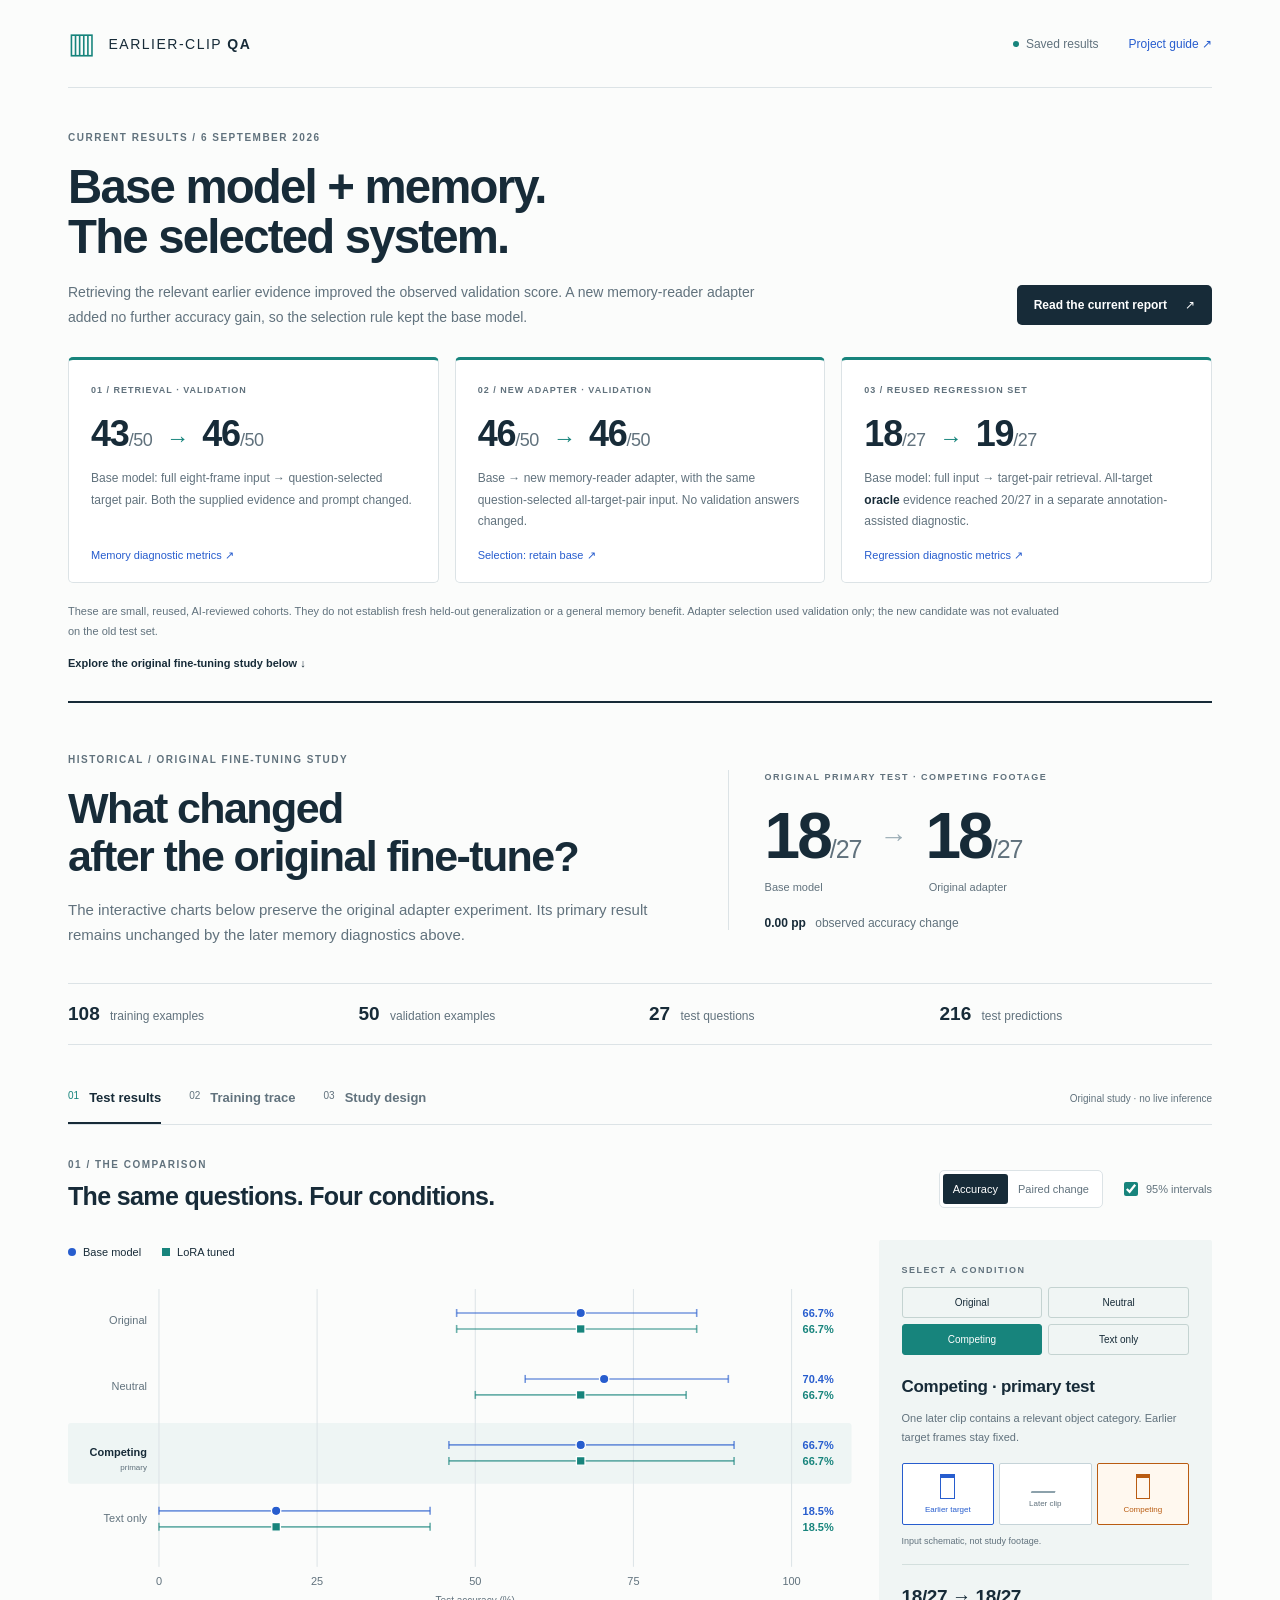
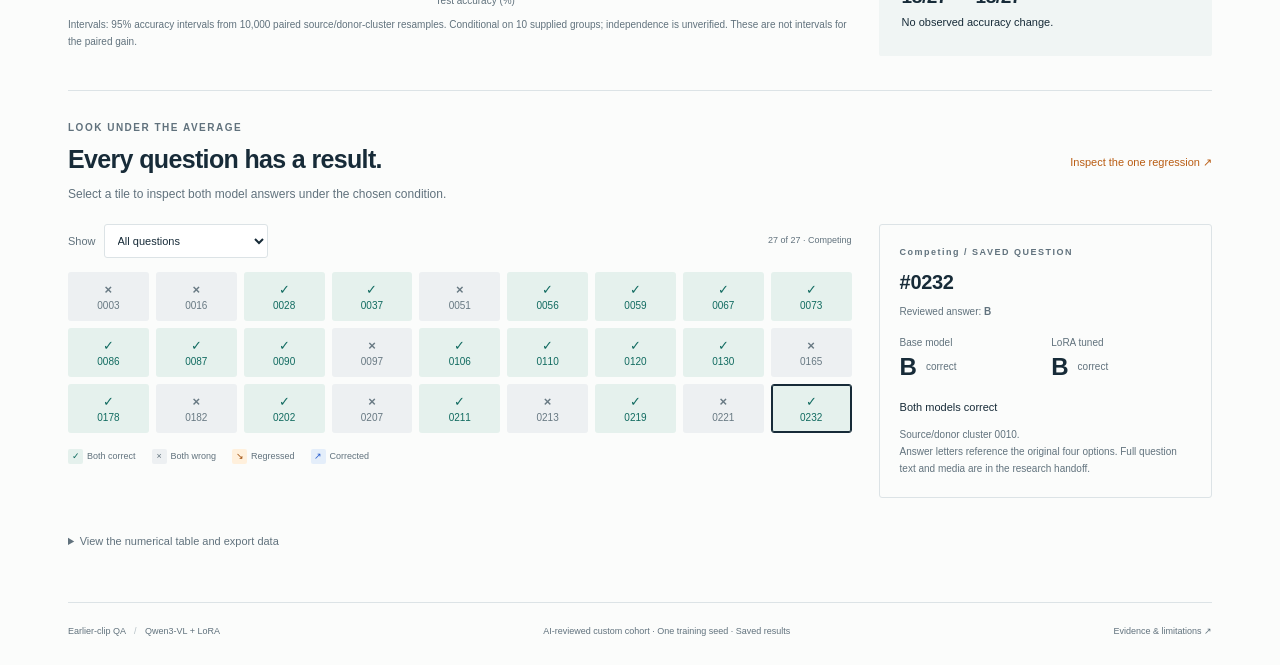
<file: explorer/index.html>
<!doctype html>
<html lang="en">
<head>
<meta charset="utf-8">
<meta name="viewport" content="width=device-width,initial-scale=1">
<meta name="description" content="Current earlier-clip QA results: memory retrieval improved reused validation accuracy; further reader fine-tuning added no accuracy gain. Explore the preserved original study below.">
<title>Earlier-clip QA · Current results &amp; original study</title>
<style>:root{color-scheme:light;--ink:#172b38;--muted:#61727d;--line:#dce3e6;--paper:#fbfcfb;--base:#275dce;--tuned:#17847c;--orange:#b95c12;--pale:#eef5f4;--neutral:#e8edf0;font-family:Inter,-apple-system,BlinkMacSystemFont,"Segoe UI",sans-serif;color:var(--ink);background:var(--paper);font-synthesis:none}*{box-sizing:border-box}body{margin:0}button,input,select{font:inherit}button,a,input,select{-webkit-tap-highlight-color:transparent}button{cursor:pointer}a{color:var(--base);text-decoration:none}a:hover{text-decoration:underline}button:focus-visible,a:focus-visible,input:focus-visible,select:focus-visible,summary:focus-visible{outline:3px solid var(--base);outline-offset:4px}button{color:inherit}button[disabled]{cursor:default}.shell{max-width:1240px;padding:0 48px;margin:0 auto}.masthead{height:88px;display:flex;align-items:center;justify-content:space-between;border-bottom:1px solid var(--line)}.brand{display:flex;gap:12px;align-items:center;color:var(--ink);letter-spacing:1.5px;font-size:14px}.brand-symbol{font-size:29px;line-height:1;color:var(--tuned)}.brand b{font-weight:750}.masthead-links{display:flex;align-items:center;gap:30px;font-size:12px}.saved-label{display:flex;gap:7px;align-items:center;color:var(--muted)}.saved-label i{width:6px;height:6px;background:var(--tuned);border-radius:50%}.hero{display:grid;grid-template-columns:1.25fr 1fr;gap:54px;align-items:center;padding:49px 0 35px}.eyebrow{font-size:10px;font-weight:750;letter-spacing:1.5px;color:var(--muted);margin:0 0 16px;line-height:1.6}h1{font-size:clamp(38px,4.25vw,57px);font-weight:600;letter-spacing:-2.4px;line-height:1.06;margin:0 0 18px}h2{font-size:25px;letter-spacing:-.65px;font-weight:650;line-height:1.2;margin:0 0 10px}h3{font-size:18px;letter-spacing:-.3px;margin:0 0 10px;line-height:1.35}.hero-copy{font-size:15px;line-height:1.7;color:var(--muted);margin:0}.primary-result{border-left:1px solid var(--line);padding-left:36px}.primary-result .eyebrow{font-size:9px}.big-result{display:flex;align-items:center;gap:18px;font-size:64px;letter-spacing:-3px;font-weight:550;line-height:1.15;font-variant-numeric:tabular-nums}.denominator{font-size:25px;font-weight:400;letter-spacing:-1px;color:var(--muted)}.result-arrow{font-size:28px;color:#9aacb5;letter-spacing:0}.result-labels{display:flex;gap:106px;font-size:11px;margin-top:7px;color:var(--muted)}.result-conclusion{font-size:12px;margin:23px 0 0;color:var(--muted)}.result-conclusion strong{color:var(--ink);font-weight:700;margin-right:6px}.study-strip{display:grid;grid-template-columns:repeat(4,1fr);gap:18px;padding:19px 0;border-top:1px solid var(--line);border-bottom:1px solid var(--line);font-size:12px;color:var(--muted)}.study-strip b{font-size:19px;font-weight:650;color:var(--ink);margin-right:7px;font-variant-numeric:tabular-nums}.tabbar{display:flex;gap:28px;border-bottom:1px solid var(--line);margin:28px 0 32px;align-items:center}.tabbar button{border:0;border-bottom:2px solid transparent;background:transparent;padding:17px 0;display:flex;gap:10px;color:var(--muted);font-size:10px}.tabbar button span{font-size:13px;font-weight:650;color:var(--muted)}.tabbar button[aria-selected=true]{border-color:var(--ink);color:var(--tuned)}.tabbar button[aria-selected=true] span{color:var(--ink)}.view-note{margin-left:auto;font-size:10px;color:var(--muted)}.section-heading{display:flex;align-items:center;justify-content:space-between;gap:20px;margin-bottom:19px}.section-heading .eyebrow{margin-bottom:8px}.muted{font-size:13px;line-height:1.75;color:var(--muted);margin:0}.chart-controls{display:flex;gap:17px;align-items:center}.mode-switch{display:flex;border:1px solid var(--line);border-radius:5px;padding:3px;background:white}.mode-switch button{font-size:11px;border:0;background:transparent;padding:9px 10px;border-radius:3px;color:var(--muted)}.mode-switch button[aria-pressed=true]{background:var(--ink);color:white}.check{font-size:11px;white-space:nowrap;color:var(--muted);display:flex;align-items:center;gap:5px}.check input{accent-color:var(--tuned);width:14px;height:14px}.comparison-layout{display:grid;grid-template-columns:minmax(0,2.35fr) minmax(235px,1fr);gap:27px}.plot-region{min-width:0}.chart{width:100%;min-width:0}.chart svg{display:block;width:100%;overflow:visible}.chart text{font-family:inherit;fill:var(--muted);font-size:11px}.chart text.value{fill:var(--ink);font-size:11px;font-weight:650}.chart text.axis-label{font-size:10px}.chart-legend{display:flex;gap:21px;font-size:11px;align-items:center;min-height:25px}.chart-legend span{display:flex;align-items:center;gap:7px}.dot,.square{display:inline-block;width:8px;height:8px}.dot{border-radius:50%}.base{background:var(--base)}.tuned{background:var(--tuned)}.chart-footnote{font-size:10px;line-height:1.7;color:var(--muted);margin:10px 0 0}.condition-panel{background:#f0f5f4;padding:23px;border-radius:2px;align-self:start}.condition-panel .eyebrow{font-size:9px;margin-bottom:10px}.conditions{display:grid;grid-template-columns:1fr 1fr;gap:6px;margin-bottom:21px}.conditions button{background:transparent;border:1px solid #c4d3d1;border-radius:3px;font-size:10px;padding:9px 5px}.conditions button[aria-pressed=true]{background:var(--tuned);border-color:var(--tuned);color:white}.condition-panel h3{font-size:17px}.condition-panel .muted{font-size:11px;line-height:1.7}.clip-schematic{display:grid;grid-template-columns:repeat(3,1fr);gap:5px;margin-top:17px}.clip-box{position:relative;height:62px;border:1px solid #c5d3d8;background:white;display:flex;flex-direction:column;align-items:center;justify-content:center;gap:6px;border-radius:2px;color:var(--muted);font-size:8px}.clip-box.target{border-color:var(--base);color:var(--base)}.clip-box.target::before{content:"";width:13px;height:20px;border:1.5px solid var(--base);border-top:4px solid var(--base)}.clip-box.later::before{content:"";width:24px;height:10px;border-bottom:2px solid #8ca1ab;transform:skew(-20deg)}.clip-box.competing{border-color:var(--orange);background:#fff8ef;color:var(--orange)}.clip-box.competing::before{content:"";width:12px;height:20px;border:1.5px solid var(--orange);border-top:4px solid var(--orange)}.clip-box.neutral{border-style:dashed;background:#fafcfc}.clip-box.hidden-clip{opacity:.35;background:repeating-linear-gradient(135deg,transparent,transparent 5px,#dde4e4 5px,#dde4e4 6px)}.tiny{font-size:9px;line-height:1.65;color:var(--muted)}.selected-summary{border-top:1px solid #d3dfdd;margin-top:15px;padding-top:15px;font-size:11px;line-height:1.75}.selected-summary strong{font-size:19px;display:block;letter-spacing:-.4px;color:var(--ink)}.selected-summary .regression-text{color:var(--orange)}.question-section{margin-top:34px;border-top:1px solid var(--line);padding-top:29px}.question-section .muted{font-size:12px}.text-button{background:transparent;border:0;padding:10px 0;color:var(--orange);font-size:11px;white-space:nowrap}.question-layout{display:grid;grid-template-columns:minmax(0,2.35fr) minmax(235px,1fr);gap:27px}.question-toolbar{display:flex;align-items:center;justify-content:space-between;font-size:11px;margin-bottom:14px;gap:10px}.question-toolbar label{display:flex;align-items:center;gap:8px;color:var(--muted)}select{border:1px solid var(--line);border-radius:3px;padding:9px 28px 9px 9px;color:var(--ink);background:white;font-size:11px;max-width:100%}.question-grid{display:grid;grid-template-columns:repeat(9,1fr);gap:7px;min-height:165px;align-content:start}.question-grid .q-tile{border:1px solid transparent;min-height:49px;border-radius:3px;display:flex;flex-direction:column;gap:3px;align-items:center;justify-content:center;font-size:10px;font-variant-numeric:tabular-nums}.q-tile .mark{font-size:13px;font-weight:600}.q-tile.correct{background:#e5f1ed;color:#116b60}.q-tile.wrong{background:#edf0f2;color:#687983}.q-tile.regression{background:#fff0dc;color:#9e4b07}.q-tile.improved{background:#e4eefa;color:#275dce}.q-tile[aria-pressed=true]{border-color:var(--ink);box-shadow:inset 0 0 0 1px var(--ink)}.q-tile:hover{filter:brightness(.965)}.empty-state{font-size:12px;color:var(--muted);padding:24px 0;grid-column:1/-1}.outcome-legend{display:flex;gap:16px;flex-wrap:wrap;font-size:9px;color:var(--muted);margin-top:12px}.outcome-legend span{display:flex;align-items:center;gap:4px}.outcome-icon{font-style:normal;width:15px;height:15px;display:inline-flex;align-items:center;justify-content:center;border-radius:2px}.outcome-icon.correct{background:#e5f1ed;color:#116b60}.outcome-icon.wrong{background:#edf0f2}.outcome-icon.regression{background:#fff0dc;color:#9e4b07}.outcome-icon.improved{background:#e4eefa;color:#275dce}.answer-detail{padding:20px;border:1px solid var(--line);align-self:start;border-radius:3px;min-height:225px}.answer-detail .eyebrow{font-size:9px;margin-bottom:9px}.answer-detail h3{font-size:20px;margin-bottom:7px}.answer-detail dl{display:grid;grid-template-columns:1fr 1fr;gap:12px;margin:17px 0}.answer-detail dt{font-size:10px;color:var(--muted);margin-bottom:5px}.answer-detail dd{margin:0;font-size:24px;display:flex;align-items:center;gap:9px;font-weight:600}.answer-detail dd span{font-weight:400;font-size:10px;color:var(--muted)}.answer-detail p{font-size:10px;line-height:1.7;margin:0;color:var(--muted)}.answer-detail .answer-status{font-size:11px;color:var(--ink);margin:9px 0}.answer-detail .answer-status.regressed{color:var(--orange)}.data-table{margin-top:25px}.data-table summary{font-size:11px;cursor:pointer;color:var(--muted);padding:12px 0}.table-wrap{overflow-x:auto}table{border-collapse:collapse;font-size:11px;width:100%}caption{text-align:left;padding:13px 0;color:var(--muted)}th,td{padding:11px 14px;border-bottom:1px solid var(--line);text-align:left;white-space:nowrap}th{font-weight:600}.secondary-button{border:1px solid var(--line);background:white;border-radius:3px;font-size:11px;padding:11px 14px;margin-top:15px}.training-layout{display:grid;grid-template-columns:minmax(0,2.35fr) minmax(235px,1fr);gap:32px}.metric-select{font-size:11px;display:flex;align-items:center;gap:8px;color:var(--muted)}.step-control{padding:16px 0 0}.step-control label{display:flex;justify-content:space-between;font-size:11px;margin-bottom:9px}.step-control output{font-variant-numeric:tabular-nums;font-weight:650}input[type=range]{width:100%;accent-color:var(--tuned);height:24px;cursor:pointer}.training-detail{border-left:1px solid var(--line);padding:15px 0 0 25px}.training-detail .eyebrow{margin-bottom:8px}.training-detail h3{font-size:28px}.training-detail dl{margin:22px 0 25px}.training-detail dl div{display:flex;justify-content:space-between;gap:15px;font-size:11px;margin:13px 0}.training-detail dt{color:var(--muted)}.training-detail dd{margin:0;font-variant-numeric:tabular-nums;font-weight:600}.training-proof{border-top:1px solid var(--line);padding-top:20px;font-size:12px}.training-proof p{color:var(--muted);font-size:11px;line-height:1.7}.training-proof span{font-size:10px;color:var(--muted)}.training-summary{display:grid;grid-template-columns:repeat(4,1fr);gap:20px;border-top:1px solid var(--line);padding:27px 0 8px;margin-top:26px}.training-summary div{display:flex;flex-direction:column;gap:8px}.training-summary b{font-size:21px;letter-spacing:-.6px;font-weight:600}.training-summary span{font-size:10px;color:var(--muted)}.design-example{border:1px solid var(--line);padding:29px 32px;margin-top:24px;background:white}.design-example blockquote{font-family:Georgia,serif;font-size:25px;line-height:1.45;margin:0 0 28px;letter-spacing:-.3px}.design-flow{display:grid;grid-template-columns:repeat(3,1fr);gap:28px}.stage-num{display:inline-flex;align-items:center;justify-content:center;background:var(--pale);color:var(--tuned);border:1px solid #c6ddd7;width:26px;height:26px;font-size:12px;border-radius:50%;margin-bottom:15px}.design-flow h3{font-size:15px}.design-flow p{font-size:12px;color:var(--muted);line-height:1.7}.design-columns{display:grid;grid-template-columns:1fr 1fr;gap:50px;margin:34px 0}.design-columns .eyebrow{margin-bottom:8px}.design-columns ul{padding-left:16px;color:var(--muted);font-size:12px;line-height:1.8}.provenance-section{display:grid;grid-template-columns:1fr 1fr;gap:50px;border-top:1px solid var(--line);padding-top:28px}.provenance-section p{font-size:12px;line-height:1.8;color:var(--muted)}.provenance-section a{font-size:11px}code{overflow-wrap:anywhere}footer{display:flex;justify-content:space-between;gap:20px;align-items:center;border-top:1px solid var(--line);margin-top:43px;padding:23px 0 29px;font-size:9px;color:var(--muted)}footer b{font-weight:400;margin:0 6px;color:#b4bfc5}footer a{color:var(--muted)}[hidden]{display:none!important}.skip{position:absolute;left:20px;top:-90px;padding:12px;background:white;z-index:10}.skip:focus{top:12px}.noscript{padding:25px}.sr-only{position:absolute;width:1px;height:1px;padding:0;margin:-1px;overflow:hidden;clip:rect(0,0,0,0);white-space:nowrap;border:0}
@media(min-width:1300px){.hero{gap:80px}.primary-result{padding-left:45px}}
@media(max-width:1000px){.shell{padding:0 30px}.hero{gap:25px}.big-result{font-size:52px;gap:12px}.primary-result{padding-left:25px}.result-labels{gap:80px}.study-strip{gap:10px;font-size:10px}.chart-controls{flex-wrap:wrap;justify-content:flex-end;gap:8px}.question-grid{grid-template-columns:repeat(7,1fr)}.view-note{font-size:9px}.section-heading h2{font-size:22px}.comparison-layout,.question-layout,.training-layout{gap:20px;grid-template-columns:minmax(0,1.6fr) minmax(215px,1fr)}.condition-panel{padding:17px}.primary-result .eyebrow{font-size:8px}}
@media(max-width:740px){.shell{padding:0 23px}.masthead{height:72px}.masthead-links{gap:13px}.masthead-links a{font-size:10px}.saved-label{display:none}.brand{font-size:12px}.hero{padding:34px 0 25px;grid-template-columns:1fr;gap:27px}.hero br:first-child{display:none}h1{font-size:43px;letter-spacing:-1.8px;max-width:480px}.hero-copy{font-size:13px}.primary-result{border-left:0;padding:19px 0 0;border-top:1px solid var(--line);display:grid;grid-template-columns:1fr auto;gap:5px 12px}.primary-result .eyebrow{grid-column:1/-1;font-size:8px;margin-bottom:8px}.big-result{font-size:43px;gap:12px}.denominator{font-size:20px}.result-arrow{font-size:22px}.result-labels{grid-column:1;gap:78px;font-size:9px;margin-top:0}.result-conclusion{grid-column:2;grid-row:2/4;align-self:center;max-width:120px;font-size:10px;line-height:1.5;margin:0}.result-conclusion strong{display:block;font-size:19px}.study-strip{grid-template-columns:repeat(2,1fr);gap:13px;padding:18px 0;font-size:10px}.study-strip b{font-size:18px}.tabbar{gap:20px;margin:15px 0 26px}.tabbar button{gap:5px;font-size:9px;padding:15px 0}.tabbar button span{font-size:11px}.view-note{display:none}.section-heading{align-items:flex-start;flex-direction:column;gap:12px}.section-heading h2{font-size:23px}.chart-controls{justify-content:flex-start;width:100%;gap:17px}.mode-switch button{font-size:10px}.comparison-layout,.question-layout,.training-layout{grid-template-columns:1fr;gap:22px}.condition-panel{padding:20px;display:grid;grid-template-columns:1fr 1fr;gap:10px 18px}.condition-panel .eyebrow{grid-column:1/-1;margin:0}.conditions{grid-column:1/-1;grid-template-columns:repeat(4,1fr);margin:0 0 6px;gap:5px}.conditions button{font-size:10px}.condition-panel h3{grid-column:1;margin:4px 0 0;font-size:17px}.condition-panel .muted{grid-column:1;grid-row:4/6;font-size:11px}.clip-schematic{grid-column:2;grid-row:3/5;margin:0;align-self:center}.condition-panel>.tiny{grid-column:2;grid-row:5;margin:0}.selected-summary{grid-column:1/-1;padding-top:10px;margin-top:0;display:flex;gap:15px;align-items:center}.selected-summary strong{font-size:19px;white-space:nowrap}.question-section{margin-top:27px;padding-top:26px}.question-grid{grid-template-columns:repeat(7,1fr);min-height:0;gap:6px}.question-grid .q-tile{min-height:49px;font-size:9px}.outcome-legend{gap:12px}.answer-detail{min-height:0}.answer-detail dl{display:inline-grid;min-width:65%;margin:10px 0;gap:28px}.text-button{padding:0 0 7px}.training-detail{border-left:0;border-top:1px solid var(--line);padding:20px 0 0}.training-detail dl{display:grid;grid-template-columns:1fr 1fr;gap:0 25px;margin:12px 0}.training-detail dl div{font-size:10px;gap:10px}.training-proof{padding-top:13px}.training-summary{grid-template-columns:1fr 1fr;gap:23px}.training-summary b{font-size:20px}.design-example{padding:22px}.design-example blockquote{font-size:22px}.design-flow{grid-template-columns:1fr;gap:15px}.design-flow div{position:relative;padding-left:39px}.stage-num{position:absolute;left:0;top:0}.design-flow p{margin-bottom:0}.design-columns,.provenance-section{grid-template-columns:1fr;gap:20px}.design-columns{margin:26px 0}.design-columns ul{margin-bottom:0}footer{flex-wrap:wrap;font-size:8px;gap:12px;margin-top:31px}footer>span:nth-child(2){order:3;width:100%}.chart-footnote{font-size:10px}}
@media(max-width:390px){.shell{padding:0 16px}h1{font-size:37px}.tabbar{gap:15px}.tabbar button{gap:4px}.tabbar button span{font-size:10px}.question-grid{grid-template-columns:repeat(6,1fr)}.condition-panel{gap:9px 13px}.conditions button{font-size:9px;padding:10px 3px}.result-conclusion{max-width:90px}.result-labels{gap:77px}.training-detail dl{grid-template-columns:1fr}.chart-controls{gap:11px}.check{font-size:10px}}
@media(prefers-reduced-motion:reduce){*{scroll-behavior:auto!important;transition:none!important}}
.current-overview{padding:42px 0 30px;border-bottom:2px solid var(--ink)}.current-heading{display:flex;align-items:flex-end;justify-content:space-between;gap:28px;margin-bottom:28px}.current-heading>div{max-width:740px}.current-heading h1{font-size:clamp(36px,3.7vw,49px);letter-spacing:-1.8px}.current-intro{max-width:700px;font-size:14px;line-height:1.75;color:var(--muted);margin:0}.current-report{flex-shrink:0;display:inline-flex;align-items:center;gap:18px;background:var(--ink);color:white;padding:13px 17px;border-radius:5px;font-size:12px;font-weight:650;margin-bottom:4px}.current-report:hover{background:#284758;text-decoration:none}.current-grid{display:grid;grid-template-columns:repeat(3,minmax(0,1fr));gap:16px}.current-card{padding:23px 22px 20px;background:white;border:1px solid var(--line);border-top:3px solid var(--tuned);border-radius:5px;display:flex;flex-direction:column}.current-card .eyebrow{font-size:9px;letter-spacing:1px;margin-bottom:14px}.current-card h2{font-size:36px;letter-spacing:-1.2px;font-weight:600;font-variant-numeric:tabular-nums;white-space:nowrap;margin-bottom:13px}.current-card h2 span{font-size:18px;font-weight:400;letter-spacing:-.5px;color:var(--muted)}.current-card h2 .current-arrow{font-size:23px;color:var(--tuned);margin:0 5px}.current-card p:not(.eyebrow){font-size:12px;line-height:1.8;color:var(--muted);margin:0 0 16px}.current-card strong{font-weight:650;color:var(--ink)}.current-card a{font-size:11px;margin-top:auto}.current-caveat{max-width:1000px;font-size:11px;line-height:1.8;color:var(--muted);margin:19px 0 12px}.historical-jump{font-size:11px;font-weight:650;color:var(--ink)}.historical-title{font-size:clamp(30px,3.5vw,43px);letter-spacing:-1.6px;line-height:1.12;margin-bottom:16px;scroll-margin-top:25px}
@media(max-width:1000px){.current-heading{align-items:flex-start;flex-direction:column;gap:18px}.current-card{padding:20px 15px}.current-card h2{font-size:31px}.current-card .eyebrow{font-size:8px}.current-card h2 .current-arrow{margin:0 2px}}
@media(max-width:740px){.current-overview{padding:31px 0 26px}.current-heading{margin-bottom:22px}.current-heading h1{font-size:37px;letter-spacing:-1.4px}.current-intro{font-size:13px}.current-grid{grid-template-columns:1fr;gap:12px}.current-card{padding:20px}.current-card .eyebrow{font-size:9px;margin-bottom:11px}.current-card h2{font-size:35px;margin-bottom:10px}.current-card p:not(.eyebrow){margin-bottom:11px}.current-caveat{font-size:10px}.historical-title{font-size:34px;letter-spacing:-1.2px}}
@media print{.tabbar,.chart-controls,.conditions,.question-toolbar,.text-button,.secondary-button,.masthead-links{display:none}.shell{max-width:none;padding:0 20px}.hero{padding-top:20px}button{break-inside:avoid}.section-heading{break-after:avoid}.comparison-layout,.question-layout{break-inside:avoid}footer{margin-top:20px}}
</style>
</head>
<body>
<a class="skip" href="#main">Skip to results</a>
<div class="shell">
<header class="masthead">
  <a class="brand" href="#"><span class="brand-symbol" aria-hidden="true">▥</span><span>EARLIER-CLIP <b>QA</b></span></a>
  <div class="masthead-links"><span class="saved-label"><i></i> Saved results</span><a href="../README.md">Project guide <span aria-hidden="true">↗</span></a></div>
</header>
<main id="main">
  <section class="current-overview" aria-labelledby="current-title">
    <div class="current-heading"><div><p class="eyebrow">CURRENT RESULTS / 6 SEPTEMBER 2026</p><h1 id="current-title">Base model + memory.<br>The selected system.</h1><p class="current-intro">Retrieving the relevant earlier evidence improved the observed validation score. A new memory-reader adapter added no further accuracy gain, so the selection rule kept the base model.</p></div><a class="current-report" href="../REPORT.md">Read the current report <span aria-hidden="true">↗</span></a></div>
    <div class="current-grid">
      <article class="current-card"><p class="eyebrow">01 / RETRIEVAL · VALIDATION</p><h2>43<span>/50</span> <span class="current-arrow" aria-label="to">→</span> 46<span>/50</span></h2><p>Base model: full eight-frame input → question-selected target pair. Both the supplied evidence and prompt changed.</p><a href="../results/memory/metrics.json">Memory diagnostic metrics ↗</a></article>
      <article class="current-card"><p class="eyebrow">02 / NEW ADAPTER · VALIDATION</p><h2>46<span>/50</span> <span class="current-arrow" aria-label="to">→</span> 46<span>/50</span></h2><p>Base → new memory-reader adapter, with the same question-selected all-target-pair input. No validation answers changed.</p><a href="../results/memory-reader/selection.json">Selection: retain base ↗</a></article>
      <article class="current-card"><p class="eyebrow">03 / REUSED REGRESSION SET</p><h2>18<span>/27</span> <span class="current-arrow" aria-label="to">→</span> 19<span>/27</span></h2><p>Base model: full input → target-pair retrieval. All-target <strong>oracle</strong> evidence reached 20/27 in a separate annotation-assisted diagnostic.</p><a href="../results/memory/metrics.json">Regression diagnostic metrics ↗</a></article>
    </div>
    <p class="current-caveat">These are small, reused, AI-reviewed cohorts. They do not establish fresh held-out generalization or a general memory benefit. Adapter selection used validation only; the new candidate was not evaluated on the old test set.</p>
    <a class="historical-jump" href="#original-study-title">Explore the original fine-tuning study below <span aria-hidden="true">↓</span></a>
  </section>
  <section class="hero" aria-labelledby="original-study-title">
    <div><p class="eyebrow">HISTORICAL / ORIGINAL FINE-TUNING STUDY</p><h2 id="original-study-title" class="historical-title">What changed <br>after the original fine-tune?</h2><p class="hero-copy">The interactive charts below preserve the original adapter experiment. Its primary result remains unchanged by the later memory diagnostics above.</p></div>
    <div class="primary-result"><p class="eyebrow">ORIGINAL PRIMARY TEST · COMPETING FOOTAGE</p><div class="big-result"><span>18<span class="denominator">/27</span></span><span class="result-arrow" aria-label="to">→</span><span>18<span class="denominator">/27</span></span></div><div class="result-labels"><span>Base model</span><span>Original adapter</span></div><p class="result-conclusion"><strong>0.00 pp</strong> observed accuracy change</p></div>
  </section>
  <div class="study-strip" aria-label="Original experiment scope"><span><b>108</b> training examples</span><span><b>50</b> validation examples</span><span><b>27</b> test questions</span><span><b>216</b> test predictions</span></div>
  <div class="tabbar" role="tablist" aria-label="Explore the original study">
    <button id="tab-results" role="tab" aria-selected="true" aria-controls="view-results" data-view="results">01 <span>Test results</span></button>
    <button id="tab-training" role="tab" aria-selected="false" aria-controls="view-training" tabindex="-1" data-view="training">02 <span>Training trace</span></button>
    <button id="tab-design" role="tab" aria-selected="false" aria-controls="view-design" tabindex="-1" data-view="design">03 <span>Study design</span></button>
    <span class="view-note">Original study · no live inference</span>
  </div>
  <section id="view-results" role="tabpanel" aria-labelledby="tab-results">
    <div class="section-heading"><div><p class="eyebrow">01 / THE COMPARISON</p><h2>The same questions. Four conditions.</h2></div><div class="chart-controls"><div class="mode-switch" aria-label="Chart measure"><button aria-pressed="true" data-mode="accuracy">Accuracy</button><button aria-pressed="false" data-mode="change">Paired change</button></div><label class="check"><input id="show-ci" type="checkbox" checked>95% intervals</label></div></div>
    <div class="comparison-layout">
      <div class="plot-region"><div class="chart-legend" id="comparison-legend"><span><i class="dot base"></i>Base model</span><span><i class="square tuned"></i>LoRA tuned</span></div><div id="comparison-chart" class="chart" aria-label="Accuracy comparison"></div><p class="chart-footnote" id="comparison-note"></p></div>
      <aside class="condition-panel"><p class="eyebrow">SELECT A CONDITION</p><div class="conditions" id="conditions"></div><h3 id="condition-title"></h3><p id="condition-description" class="muted"></p><div class="clip-schematic" id="clip-schematic" aria-label="Illustrative input schematic"></div><p class="tiny">Input schematic, not study footage.</p><div class="selected-summary" id="selected-summary" aria-live="polite"></div></aside>
    </div>
    <div class="question-section">
      <div class="section-heading"><div><p class="eyebrow">LOOK UNDER THE AVERAGE</p><h2>Every question has a result.</h2><p class="muted">Select a tile to inspect both model answers under the chosen condition.</p></div><button class="text-button" id="show-regression">Inspect the one regression <span aria-hidden="true">↗</span></button></div>
      <div class="question-layout"><div><div class="question-toolbar"><label>Show <select id="question-filter"><option value="all">All questions</option><option value="changed">Correctness changed</option><option value="wrong">Both models wrong</option></select></label><span id="question-count" class="tiny" aria-live="polite"></span></div><div class="question-grid" id="question-grid"></div><div class="outcome-legend"><span><i class="outcome-icon correct">✓</i> Both correct</span><span><i class="outcome-icon wrong">×</i> Both wrong</span><span><i class="outcome-icon regression">↘</i> Regressed</span><span><i class="outcome-icon improved">↗</i> Corrected</span></div></div><aside class="answer-detail" id="answer-detail" aria-live="polite"></aside></div>
      <details class="data-table"><summary>View the numerical table and export data</summary><div class="table-wrap" id="results-table"></div><button class="secondary-button" id="export-csv">Download selected condition · CSV</button></details>
    </div>
  </section>
  <section id="view-training" role="tabpanel" aria-labelledby="tab-training" hidden>
    <div class="section-heading"><div><p class="eyebrow">02 / ORIGINAL ADAPTER TRAINING</p><h2>27 recorded steps. A verified adapter.</h2><p class="muted">Raw measurements from the original completed epoch. No smoothing.</p></div><label class="metric-select">Plot <select id="training-metric"><option value="mean_loss">Batch loss</option><option value="lr_used">Learning rate used</option><option value="gradient_norm">Gradient norm</option></select></label></div>
    <div class="training-layout"><div><div id="training-chart" class="chart"></div><div class="step-control"><label for="training-step">Inspect optimizer step <output id="step-output">27 / 27</output></label><input type="range" id="training-step" min="1" max="27" value="27" step="1"></div><p class="chart-footnote">Each loss is the mean for that accumulation group, on different training examples. This trace does not establish convergence or better held-out performance.</p></div><aside class="training-detail"><p class="eyebrow">SELECTED STEP</p><h3 id="step-title"></h3><dl id="step-values"></dl><div class="training-proof"><b>The adapter changed.</b><p>All recorded losses and gradients were finite. Checkpoint hashes and save/reload checks passed.</p><span>23,592,960 trainable parameters</span></div></aside></div>
    <div class="training-summary"><div><b>108 / 108</b><span>examples processed</span></div><div><b>112.96 sec</b><span>training loop + checkpoints</span></div><div><b>11.08 GiB</b><span>peak allocated GPU memory</span></div><div><b>43 → 44 / 50</b><span>validation answers correct</span></div></div><p class="chart-footnote">Measured on an A100 80 GB. Time excludes setup, curation, model loading and evaluation. The first optimizer step used zero learning rate during warmup. A one-question validation difference is descriptive.</p>
  </section>
  <section id="view-design" role="tabpanel" aria-labelledby="tab-design" hidden>
    <div class="section-heading"><div><p class="eyebrow">03 / WHAT THIS EXPERIMENT TESTS</p><h2>Earlier evidence, later distraction.</h2><p class="muted">The model receives the prepared history in one input, with a question about an earlier clip.</p></div></div>
    <div class="design-example"><p class="eyebrow">ILLUSTRATIVE QUESTION</p><blockquote>“Which object is beside the tower in the first clip?”</blockquote><div class="design-flow"><div><span class="stage-num">1</span><h3>Keep the evidence</h3><p>Eight prepared frames and a clip map. The earlier target remains visible.</p></div><div><span class="stage-num">2</span><h3>Change a later clip</h3><p>Compare three visual inputs: original, unrelated and competing-category. Text-only removes all images.</p></div><div><span class="stage-num">3</span><h3>Compare A–D answers</h3><p>Score base and tuned models on identical condition inputs.</p></div></div><p class="tiny">Schematic example only. The result snapshot contains numerical outcomes, not videos or full question text.</p></div>
    <div class="design-columns"><section><p class="eyebrow">WHAT STAYS FIXED</p><h3>A paired comparison</h3><ul><li>Question and four answer options across all conditions; earlier target frames across the three visual conditions.</li><li>Prepared-frame geometry, clip map and shared processor.</li><li>All original model weights; only language-attention LoRA trains.</li><li>Final adapter selection before either model's test scoring.</li></ul></section><section><p class="eyebrow">WHAT THE EVIDENCE CAN SUPPORT</p><h3>A completed bounded study</h3><ul><li>Operationally successful training, checkpointing and evaluation.</li><li>No observed improvement on the primary competing condition.</li><li>AI-reviewed labels; no human-label validation claim.</li><li>This original experiment did not test persistent storage or establish population improvement.</li></ul></section></div>
    <div class="provenance-section"><div><h3>Small cohort. Visible uncertainty.</h3><p>27 questions form 10 uneven source/donor groups: 9, 8, 3 and seven singletons. Intervals use 10,000 paired cluster resamples, seed 42. Original source independence remains unverified.</p><p>When every question's correctness stays unchanged, the empirical paired-difference interval is [0, 0]. That does not establish population equivalence.</p></div><div><h3>Traceable to saved files.</h3><p>Qwen3-VL-4B-Instruct · one training epoch · one seed. All interactive charts below the current overview describe the original study, using its saved snapshot.</p><p><a href="../results/fullstudy/metrics.json">Metrics JSON ↗</a> &nbsp; <a href="../results/fullstudy/training-history.json">Training history ↗</a></p><p class="tiny">Protocol <code id="protocol-short"></code></p><a href="../PLAN.md">Full experiment contract ↗</a></div></div>
  </section>
  <footer><span>Earlier-clip QA <b> / </b> Qwen3-VL + LoRA</span><span>AI-reviewed custom cohort · One training seed · Saved results</span><a href="../PROGRESS.md">Evidence & limitations ↗</a></footer>
</main>
</div>
<noscript><p class="noscript">The overview above and <a href="../REPORT.md">current report</a> are available without JavaScript. The original study's interactive controls require it; its <a href="../results/fullstudy/report.md">historical static report</a> and <a href="../results/fullstudy/figures/test-accuracy.png">accuracy figure</a> also remain available.</p></noscript>
<script id="study-data" type="application/json">{"metrics":{"accuracies":{"base":{"competing":{"accuracy":0.6666666666666666,"ci95":[0.4583333333333333,0.9090909090909091],"correct":18,"total":27},"neutral":{"accuracy":0.7037037037037037,"ci95":[0.5789473684210527,0.9],"correct":19,"total":27},"original":{"accuracy":0.6666666666666666,"ci95":[0.47054227941176474,0.85],"correct":18,"total":27},"text_only":{"accuracy":0.18518518518518517,"ci95":[0.0,0.42857142857142855],"correct":5,"total":27}},"tuned":{"competing":{"accuracy":0.6666666666666666,"ci95":[0.4583333333333333,0.9090909090909091],"correct":18,"total":27},"neutral":{"accuracy":0.6666666666666666,"ci95":[0.5,0.8333333333333334],"correct":18,"total":27},"original":{"accuracy":0.6666666666666666,"ci95":[0.47054227941176474,0.85],"correct":18,"total":27},"text_only":{"accuracy":0.18518518518518517,"ci95":[0.0,0.42857142857142855],"correct":5,"total":27}}},"bootstrap":{"caveats":["Some source provenance is unverified; supplied group labels do not establish independence."],"completed_samples":10000,"conditional_on_available_grouping":true,"confidence_level":0.95,"estimand":"question-weighted accuracy and paired differences","group_assignments":{"test:positional_relationship_0003":"cluster_0001","test:positional_relationship_0016":"cluster_0002","test:positional_relationship_0028":"cluster_0003","test:positional_relationship_0037":"cluster_0004","test:positional_relationship_0051":"cluster_0004","test:positional_relationship_0056":"cluster_0004","test:positional_relationship_0059":"cluster_0001","test:positional_relationship_0067":"cluster_0001","test:positional_relationship_0073":"cluster_0005","test:positional_relationship_0086":"cluster_0006","test:positional_relationship_0087":"cluster_0007","test:positional_relationship_0090":"cluster_0008","test:positional_relationship_0097":"cluster_0001","test:positional_relationship_0106":"cluster_0004","test:positional_relationship_0110":"cluster_0004","test:positional_relationship_0120":"cluster_0001","test:positional_relationship_0130":"cluster_0004","test:positional_relationship_0165":"cluster_0004","test:positional_relationship_0178":"cluster_0005","test:positional_relationship_0182":"cluster_0009","test:positional_relationship_0202":"cluster_0004","test:positional_relationship_0207":"cluster_0001","test:positional_relationship_0211":"cluster_0004","test:positional_relationship_0213":"cluster_0001","test:positional_relationship_0219":"cluster_0005","test:positional_relationship_0221":"cluster_0001","test:positional_relationship_0232":"cluster_0010"},"method":"paired connected-source/donor cluster percentile bootstrap","requested_samples":10000,"seed":42},"cohort":{"answer_label_counts":{"A":8,"B":9,"C":6,"D":4},"prediction_cells":216,"reviewer_types":{"ai":27,"human":0},"source_donor_clusters":10,"source_groups":10,"test_questions":27},"effects":{"base_original_to_competing_drop":{"ci95":[-0.19999999999999996,0.07692307692307698],"estimate":0.0},"base_semantic_distraction_penalty":{"ci95":[-0.07905701754385958,0.18181818181818177],"estimate":0.03703703703703709},"base_visual_benefit":{"ci95":[0.16666666666666669,0.7307692307692308],"estimate":0.48148148148148145},"competing_gain":{"ci95":[0.0,0.0],"estimate":0.0},"neutral_gain":{"ci95":[-0.19999999999999996,0.0],"estimate":-0.03703703703703709},"original_gain":{"ci95":[0.0,0.0],"estimate":0.0},"semantic_penalty_reduction":{"ci95":[0.0,0.19999999999999996],"estimate":0.03703703703703709},"text_only_gain":{"ci95":[0.0,0.0],"estimate":0.0},"tuned_original_to_competing_drop":{"ci95":[-0.19999999999999996,0.07692307692307698],"estimate":0.0},"tuned_semantic_distraction_penalty":{"ci95":[-0.20000000000000007,0.16129032258064513],"estimate":0.0},"tuned_visual_benefit":{"ci95":[0.16666666666666669,0.7307692307692308],"estimate":0.48148148148148145}},"identity":{"analysis_inputs_digest":"bbe92bfcc6f9fbb170391805033e27fb27704a61475635e3f12d398f89fe2ca7","model_digests":{"base":"dc6e4377addd21e22e89ffdec6d23c985fdb106601645601d9d88124b2b0208a","tuned":"cc96b49c44a7ccbef17dfbbb85074e36c455b7bc834d575ba7158581d1cceb83"},"protocol_digest":"abfff2fb1645b298c389f7ace1d09f09cb425348b601ca26c1a9cc7c1443eb78"},"interpretation":{"descriptive_promising_pattern":false,"limitations":["Intervals are conditional on the available source/donor grouping; independence is not established by the group labels.","One training run leaves variation across training seeds unmeasured.","This custom subset and edited-condition diagnostic is not a full official SIS-Bench score.","Unknown upstream model-training contamination and preparation uncertainty limit generalization claims.","Recorded test reviewers: 0 human, 27 AI. AI review is not human validation."],"observed_competing_accuracy":"equal","primary_effect":"competing_gain","statement":"Tuned competing-condition accuracy is equal on this frozen cohort. This is an exploratory observed comparison; it does not establish a memory mechanism, population improvement, or noninferiority."},"paired_changes":{"competing":{"corrected":0,"corrected_ids":[],"regressed":0,"regressed_ids":[],"unchanged_correct":18,"unchanged_incorrect":9},"neutral":{"corrected":0,"corrected_ids":[],"regressed":1,"regressed_ids":["test:positional_relationship_0232"],"unchanged_correct":18,"unchanged_incorrect":8},"original":{"corrected":0,"corrected_ids":[],"regressed":0,"regressed_ids":[],"unchanged_correct":18,"unchanged_incorrect":9},"text_only":{"corrected":0,"corrected_ids":[],"regressed":0,"regressed_ids":[],"unchanged_correct":5,"unchanged_incorrect":22}},"per_question":[{"answer":"B","cluster":"cluster_0001","conditions":{"competing":{"base_correct":false,"base_prediction":"C","tuned_correct":false,"tuned_prediction":"C"},"neutral":{"base_correct":false,"base_prediction":"C","tuned_correct":false,"tuned_prediction":"C"},"original":{"base_correct":false,"base_prediction":"C","tuned_correct":false,"tuned_prediction":"C"},"text_only":{"base_correct":true,"base_prediction":"B","tuned_correct":true,"tuned_prediction":"B"}},"id":"test:positional_relationship_0003","source_group":"conservative:423deb63c947ea5a1b99"},{"answer":"B","cluster":"cluster_0002","conditions":{"competing":{"base_correct":false,"base_prediction":"A","tuned_correct":false,"tuned_prediction":"A"},"neutral":{"base_correct":false,"base_prediction":"A","tuned_correct":false,"tuned_prediction":"A"},"original":{"base_correct":false,"base_prediction":"A","tuned_correct":false,"tuned_prediction":"A"},"text_only":{"base_correct":true,"base_prediction":"B","tuned_correct":true,"tuned_prediction":"B"}},"id":"test:positional_relationship_0016","source_group":"conservative:d60f671a17f23957e8d4"},{"answer":"D","cluster":"cluster_0003","conditions":{"competing":{"base_correct":true,"base_prediction":"D","tuned_correct":true,"tuned_prediction":"D"},"neutral":{"base_correct":true,"base_prediction":"D","tuned_correct":true,"tuned_prediction":"D"},"original":{"base_correct":true,"base_prediction":"D","tuned_correct":true,"tuned_prediction":"D"},"text_only":{"base_correct":false,"base_prediction":"A","tuned_correct":false,"tuned_prediction":"A"}},"id":"test:positional_relationship_0028","source_group":"conservative:ccb17188bd078ad70c81"},{"answer":"C","cluster":"cluster_0004","conditions":{"competing":{"base_correct":true,"base_prediction":"C","tuned_correct":true,"tuned_prediction":"C"},"neutral":{"base_correct":false,"base_prediction":"D","tuned_correct":false,"tuned_prediction":"D"},"original":{"base_correct":true,"base_prediction":"C","tuned_correct":true,"tuned_prediction":"C"},"text_only":{"base_correct":false,"base_prediction":"B","tuned_correct":false,"tuned_prediction":"A"}},"id":"test:positional_relationship_0037","source_group":"conservative:bcbbf1619a7458ddf9e7"},{"answer":"D","cluster":"cluster_0004","conditions":{"competing":{"base_correct":false,"base_prediction":"C","tuned_correct":false,"tuned_prediction":"C"},"neutral":{"base_correct":false,"base_prediction":"C","tuned_correct":false,"tuned_prediction":"C"},"original":{"base_correct":false,"base_prediction":"C","tuned_correct":false,"tuned_prediction":"C"},"text_only":{"base_correct":false,"base_prediction":"A","tuned_correct":false,"tuned_prediction":"A"}},"id":"test:positional_relationship_0051","source_group":"conservative:bcbbf1619a7458ddf9e7"},{"answer":"B","cluster":"cluster_0004","conditions":{"competing":{"base_correct":true,"base_prediction":"B","tuned_correct":true,"tuned_prediction":"B"},"neutral":{"base_correct":true,"base_prediction":"B","tuned_correct":true,"tuned_prediction":"B"},"original":{"base_correct":true,"base_prediction":"B","tuned_correct":true,"tuned_prediction":"B"},"text_only":{"base_correct":false,"base_prediction":"C","tuned_correct":false,"tuned_prediction":"C"}},"id":"test:positional_relationship_0056","source_group":"conservative:bcbbf1619a7458ddf9e7"},{"answer":"C","cluster":"cluster_0001","conditions":{"competing":{"base_correct":true,"base_prediction":"C","tuned_correct":true,"tuned_prediction":"C"},"neutral":{"base_correct":true,"base_prediction":"C","tuned_correct":true,"tuned_prediction":"C"},"original":{"base_correct":true,"base_prediction":"C","tuned_correct":true,"tuned_prediction":"C"},"text_only":{"base_correct":false,"base_prediction":"B","tuned_correct":false,"tuned_prediction":"B"}},"id":"test:positional_relationship_0059","source_group":"conservative:423deb63c947ea5a1b99"},{"answer":"C","cluster":"cluster_0001","conditions":{"competing":{"base_correct":true,"base_prediction":"C","tuned_correct":true,"tuned_prediction":"C"},"neutral":{"base_correct":true,"base_prediction":"C","tuned_correct":true,"tuned_prediction":"C"},"original":{"base_correct":true,"base_prediction":"C","tuned_correct":true,"tuned_prediction":"C"},"text_only":{"base_correct":false,"base_prediction":"B","tuned_correct":false,"tuned_prediction":"B"}},"id":"test:positional_relationship_0067","source_group":"conservative:423deb63c947ea5a1b99"},{"answer":"A","cluster":"cluster_0005","conditions":{"competing":{"base_correct":true,"base_prediction":"A","tuned_correct":true,"tuned_prediction":"A"},"neutral":{"base_correct":true,"base_prediction":"A","tuned_correct":true,"tuned_prediction":"A"},"original":{"base_correct":true,"base_prediction":"A","tuned_correct":true,"tuned_prediction":"A"},"text_only":{"base_correct":true,"base_prediction":"A","tuned_correct":true,"tuned_prediction":"A"}},"id":"test:positional_relationship_0073","source_group":"conservative:785c80a7eaf2b3644e71"},{"answer":"C","cluster":"cluster_0006","conditions":{"competing":{"base_correct":true,"base_prediction":"C","tuned_correct":true,"tuned_prediction":"C"},"neutral":{"base_correct":true,"base_prediction":"C","tuned_correct":true,"tuned_prediction":"C"},"original":{"base_correct":true,"base_prediction":"C","tuned_correct":true,"tuned_prediction":"C"},"text_only":{"base_correct":false,"base_prediction":"A","tuned_correct":false,"tuned_prediction":"A"}},"id":"test:positional_relationship_0086","source_group":"conservative:1cad659370481ce888da"},{"answer":"B","cluster":"cluster_0007","conditions":{"competing":{"base_correct":true,"base_prediction":"B","tuned_correct":true,"tuned_prediction":"B"},"neutral":{"base_correct":true,"base_prediction":"B","tuned_correct":true,"tuned_prediction":"B"},"original":{"base_correct":true,"base_prediction":"B","tuned_correct":true,"tuned_prediction":"B"},"text_only":{"base_correct":false,"base_prediction":"C","tuned_correct":false,"tuned_prediction":"C"}},"id":"test:positional_relationship_0087","source_group":"conservative:21ef5ad352b9866c4967"},{"answer":"A","cluster":"cluster_0008","conditions":{"competing":{"base_correct":true,"base_prediction":"A","tuned_correct":true,"tuned_prediction":"A"},"neutral":{"base_correct":true,"base_prediction":"A","tuned_correct":true,"tuned_prediction":"A"},"original":{"base_correct":true,"base_prediction":"A","tuned_correct":true,"tuned_prediction":"A"},"text_only":{"base_correct":false,"base_prediction":"B","tuned_correct":false,"tuned_prediction":"B"}},"id":"test:positional_relationship_0090","source_group":"conservative:c6102c31173c78d871ec"},{"answer":"A","cluster":"cluster_0001","conditions":{"competing":{"base_correct":false,"base_prediction":"D","tuned_correct":false,"tuned_prediction":"D"},"neutral":{"base_correct":true,"base_prediction":"A","tuned_correct":true,"tuned_prediction":"A"},"original":{"base_correct":true,"base_prediction":"A","tuned_correct":true,"tuned_prediction":"A"},"text_only":{"base_correct":true,"base_prediction":"A","tuned_correct":true,"tuned_prediction":"A"}},"id":"test:positional_relationship_0097","source_group":"conservative:423deb63c947ea5a1b99"},{"answer":"B","cluster":"cluster_0004","conditions":{"competing":{"base_correct":true,"base_prediction":"B","tuned_correct":true,"tuned_prediction":"B"},"neutral":{"base_correct":true,"base_prediction":"B","tuned_correct":true,"tuned_prediction":"B"},"original":{"base_correct":true,"base_prediction":"B","tuned_correct":true,"tuned_prediction":"B"},"text_only":{"base_correct":false,"base_prediction":"A","tuned_correct":false,"tuned_prediction":"A"}},"id":"test:positional_relationship_0106","source_group":"conservative:bcbbf1619a7458ddf9e7"},{"answer":"B","cluster":"cluster_0004","conditions":{"competing":{"base_correct":true,"base_prediction":"B","tuned_correct":true,"tuned_prediction":"B"},"neutral":{"base_correct":true,"base_prediction":"B","tuned_correct":true,"tuned_prediction":"B"},"original":{"base_correct":true,"base_prediction":"B","tuned_correct":true,"tuned_prediction":"B"},"text_only":{"base_correct":false,"base_prediction":"C","tuned_correct":false,"tuned_prediction":"C"}},"id":"test:positional_relationship_0110","source_group":"conservative:bcbbf1619a7458ddf9e7"},{"answer":"A","cluster":"cluster_0001","conditions":{"competing":{"base_correct":true,"base_prediction":"A","tuned_correct":true,"tuned_prediction":"A"},"neutral":{"base_correct":true,"base_prediction":"A","tuned_correct":true,"tuned_prediction":"A"},"original":{"base_correct":true,"base_prediction":"A","tuned_correct":true,"tuned_prediction":"A"},"text_only":{"base_correct":false,"base_prediction":"C","tuned_correct":false,"tuned_prediction":"C"}},"id":"test:positional_relationship_0120","source_group":"conservative:423deb63c947ea5a1b99"},{"answer":"A","cluster":"cluster_0004","conditions":{"competing":{"base_correct":true,"base_prediction":"A","tuned_correct":true,"tuned_prediction":"A"},"neutral":{"base_correct":false,"base_prediction":"D","tuned_correct":false,"tuned_prediction":"D"},"original":{"base_correct":true,"base_prediction":"A","tuned_correct":true,"tuned_prediction":"A"},"text_only":{"base_correct":false,"base_prediction":"B","tuned_correct":false,"tuned_prediction":"B"}},"id":"test:positional_relationship_0130","source_group":"conservative:bcbbf1619a7458ddf9e7"},{"answer":"D","cluster":"cluster_0004","conditions":{"competing":{"base_correct":false,"base_prediction":"A","tuned_correct":false,"tuned_prediction":"A"},"neutral":{"base_correct":true,"base_prediction":"D","tuned_correct":true,"tuned_prediction":"D"},"original":{"base_correct":false,"base_prediction":"A","tuned_correct":false,"tuned_prediction":"A"},"text_only":{"base_correct":false,"base_prediction":"B","tuned_correct":false,"tuned_prediction":"B"}},"id":"test:positional_relationship_0165","source_group":"conservative:bcbbf1619a7458ddf9e7"},{"answer":"C","cluster":"cluster_0005","conditions":{"competing":{"base_correct":true,"base_prediction":"C","tuned_correct":true,"tuned_prediction":"C"},"neutral":{"base_correct":true,"base_prediction":"C","tuned_correct":true,"tuned_prediction":"C"},"original":{"base_correct":true,"base_prediction":"C","tuned_correct":true,"tuned_prediction":"C"},"text_only":{"base_correct":true,"base_prediction":"C","tuned_correct":true,"tuned_prediction":"C"}},"id":"test:positional_relationship_0178","source_group":"conservative:785c80a7eaf2b3644e71"},{"answer":"A","cluster":"cluster_0009","conditions":{"competing":{"base_correct":false,"base_prediction":"C","tuned_correct":false,"tuned_prediction":"C"},"neutral":{"base_correct":false,"base_prediction":"C","tuned_correct":false,"tuned_prediction":"C"},"original":{"base_correct":false,"base_prediction":"C","tuned_correct":false,"tuned_prediction":"C"},"text_only":{"base_correct":false,"base_prediction":"C","tuned_correct":false,"tuned_prediction":"C"}},"id":"test:positional_relationship_0182","source_group":"conservative:a97b992fd61537ce54e7"},{"answer":"A","cluster":"cluster_0004","conditions":{"competing":{"base_correct":true,"base_prediction":"A","tuned_correct":true,"tuned_prediction":"A"},"neutral":{"base_correct":true,"base_prediction":"A","tuned_correct":true,"tuned_prediction":"A"},"original":{"base_correct":true,"base_prediction":"A","tuned_correct":true,"tuned_prediction":"A"},"text_only":{"base_correct":false,"base_prediction":"C","tuned_correct":false,"tuned_prediction":"C"}},"id":"test:positional_relationship_0202","source_group":"conservative:bcbbf1619a7458ddf9e7"},{"answer":"D","cluster":"cluster_0001","conditions":{"competing":{"base_correct":false,"base_prediction":"B","tuned_correct":false,"tuned_prediction":"B"},"neutral":{"base_correct":true,"base_prediction":"D","tuned_correct":true,"tuned_prediction":"D"},"original":{"base_correct":false,"base_prediction":"B","tuned_correct":false,"tuned_prediction":"B"},"text_only":{"base_correct":false,"base_prediction":"B","tuned_correct":false,"tuned_prediction":"B"}},"id":"test:positional_relationship_0207","source_group":"conservative:423deb63c947ea5a1b99"},{"answer":"B","cluster":"cluster_0004","conditions":{"competing":{"base_correct":true,"base_prediction":"B","tuned_correct":true,"tuned_prediction":"B"},"neutral":{"base_correct":true,"base_prediction":"B","tuned_correct":true,"tuned_prediction":"B"},"original":{"base_correct":true,"base_prediction":"B","tuned_correct":true,"tuned_prediction":"B"},"text_only":{"base_correct":false,"base_prediction":"C","tuned_correct":false,"tuned_prediction":"C"}},"id":"test:positional_relationship_0211","source_group":"conservative:bcbbf1619a7458ddf9e7"},{"answer":"C","cluster":"cluster_0001","conditions":{"competing":{"base_correct":false,"base_prediction":"A","tuned_correct":false,"tuned_prediction":"A"},"neutral":{"base_correct":false,"base_prediction":"A","tuned_correct":false,"tuned_prediction":"A"},"original":{"base_correct":false,"base_prediction":"B","tuned_correct":false,"tuned_prediction":"B"},"text_only":{"base_correct":false,"base_prediction":"B","tuned_correct":false,"tuned_prediction":"B"}},"id":"test:positional_relationship_0213","source_group":"conservative:423deb63c947ea5a1b99"},{"answer":"A","cluster":"cluster_0005","conditions":{"competing":{"base_correct":true,"base_prediction":"A","tuned_correct":true,"tuned_prediction":"A"},"neutral":{"base_correct":true,"base_prediction":"A","tuned_correct":true,"tuned_prediction":"A"},"original":{"base_correct":true,"base_prediction":"A","tuned_correct":true,"tuned_prediction":"A"},"text_only":{"base_correct":false,"base_prediction":"B","tuned_correct":false,"tuned_prediction":"B"}},"id":"test:positional_relationship_0219","source_group":"conservative:785c80a7eaf2b3644e71"},{"answer":"B","cluster":"cluster_0001","conditions":{"competing":{"base_correct":false,"base_prediction":"A","tuned_correct":false,"tuned_prediction":"A"},"neutral":{"base_correct":false,"base_prediction":"A","tuned_correct":false,"tuned_prediction":"A"},"original":{"base_correct":false,"base_prediction":"A","tuned_correct":false,"tuned_prediction":"A"},"text_only":{"base_correct":false,"base_prediction":"A","tuned_correct":false,"tuned_prediction":"A"}},"id":"test:positional_relationship_0221","source_group":"conservative:423deb63c947ea5a1b99"},{"answer":"B","cluster":"cluster_0010","conditions":{"competing":{"base_correct":true,"base_prediction":"B","tuned_correct":true,"tuned_prediction":"B"},"neutral":{"base_correct":true,"base_prediction":"B","tuned_correct":false,"tuned_prediction":"A"},"original":{"base_correct":false,"base_prediction":"A","tuned_correct":false,"tuned_prediction":"A"},"text_only":{"base_correct":false,"base_prediction":"A","tuned_correct":false,"tuned_prediction":"A"}},"id":"test:positional_relationship_0232","source_group":"conservative:a1e735feb96b51947468"}],"schema_version":1,"unit":"accuracy_fraction"},"summary":{"schema_version":1,"scope":"Completed bounded earlier-clip spatial QA study; AI-reviewed labels; one training seed","counts":{"train":108,"validation":50,"test":27,"test_predictions":216},"validation":{"base":{"rows":50,"correct":43},"tuned":{"rows":50,"correct":44}},"cpu_tests_passed":115,"lint_passed":true,"encoded_input_preflight_passed":185,"fine_tuning_executed":true,"primary_accuracy_improved":false,"backup":{"archive_sha256":"5f6de03a7b18d32d4a890a1651e9fc1134c1a1545e6c2d4e0dab7a5131f7574f","archive_bytes":1404741341,"file_count":5934,"uncompressed_bytes":1528802519,"all_archived_file_hashes_verified":true,"frozen_inputs_verified":true,"final_checkpoint_integrity_verified":true,"report_regenerated_byte_identical":true},"protocol_digest":"abfff2fb1645b298c389f7ace1d09f09cb425348b601ca26c1a9cc7c1443eb78","limitations":["AI review, not human validation","27 test questions in 10 uneven source/donor clusters","One training seed","Unresolved source provenance and imperfect donor matching","No memory-mechanism or full official benchmark claim"],"contents_note":"This compact results snapshot contains saved numerical outputs, checks and environment metadata. It does not contain model weights, videos, the full review ledger or the full reproduction bundle."},"training":{"checkpoint":"checkpoint-000027","diagnostic":false,"elapsed_seconds":112.96185727000011,"examples_seen":108,"examples_total":108,"identity":"01214ff6a0526d90c6e55b92e7ff42a28b345de02d627b74fc60c86b24e07830","peak_vram_bytes":11899938816,"protocol_digest":"abfff2fb1645b298c389f7ace1d09f09cb425348b601ca26c1a9cc7c1443eb78","stop_reason":"epoch_complete","trainable_parameters":23592960,"updates":27},"history":{"schema_version":1,"source":{"path":"artifacts/fullstudy/train/events.jsonl","sha256":"8d215e52614e7611df851d5f46e2c96739e2c2608db6f6741a657ee446fce669"},"training_summary_source":{"path":"results/fullstudy/training.json","sha256":"0535eb60d14cacc7c7ccdef8adc39fd5b183d213891c8c5906b6082553cb2109"},"protocol_digest":"abfff2fb1645b298c389f7ace1d09f09cb425348b601ca26c1a9cc7c1443eb78","training_identity":"01214ff6a0526d90c6e55b92e7ff42a28b345de02d627b74fc60c86b24e07830","field_descriptions":{"step":"Completed optimizer iteration, starting at 1; includes the initial zero-LR warmup step.","examples_seen":"Cumulative training examples consumed in the single shuffled epoch.","mean_loss":"Arithmetic mean of per-example supervised-token cross-entropy losses in this group (nats).","gradient_norm":"Total gradient norm returned by clipping, before the clip is applied.","lr_used":"Learning rate used by this optimizer step, recorded before optimizer.step().","lr":"Scheduler learning rate after this optimizer step; this is the next step's rate.","tokens":"Full encoded sequence length for each example in the accumulation group.","elapsed_seconds":"Cumulative training-loop wall time at this event; excludes earlier setup and data work.","peak_vram_bytes":"Peak CUDA memory allocated by PyTorch so far; not total device memory usage."},"events":[{"step":1,"examples_seen":4,"mean_loss":0.0019185656264824047,"gradient_norm":0.0870668962597847,"lr_used":0.0,"lr":1e-05,"tokens":[1227,1227,1213,1214],"elapsed_seconds":4.667566167000132,"peak_vram_bytes":11693701120},{"step":2,"examples_seen":8,"mean_loss":0.18672096977411456,"gradient_norm":4.928880214691162,"lr_used":1e-05,"lr":9.96354437049027e-06,"tokens":[1208,1218,1227,1227],"elapsed_seconds":8.527537663000203,"peak_vram_bytes":11882445312},{"step":3,"examples_seen":12,"mean_loss":0.4173643025569618,"gradient_norm":7.943572521209717,"lr_used":9.96354437049027e-06,"lr":9.854709087130261e-06,"tokens":[1243,1224,1216,1209],"elapsed_seconds":12.496207470000172,"peak_vram_bytes":11882445312},{"step":4,"examples_seen":16,"mean_loss":0.0012300467273576032,"gradient_norm":0.048050422221422195,"lr_used":9.854709087130261e-06,"lr":9.675081213427076e-06,"tokens":[1217,1221,1233,1210],"elapsed_seconds":16.48148832300012,"peak_vram_bytes":11891865600},{"step":5,"examples_seen":20,"mean_loss":0.500695691386646,"gradient_norm":7.360088348388672,"lr_used":9.675081213427076e-06,"lr":9.427280128266049e-06,"tokens":[1219,1221,1232,1225],"elapsed_seconds":21.028217619000316,"peak_vram_bytes":11891865600},{"step":6,"examples_seen":24,"mean_loss":0.05095434902770535,"gradient_norm":2.123960256576538,"lr_used":9.427280128266049e-06,"lr":9.114919329468283e-06,"tokens":[1218,1234,1224,1234],"elapsed_seconds":25.389493567000045,"peak_vram_bytes":11893883392},{"step":7,"examples_seen":28,"mean_loss":0.00024098267696004427,"gradient_norm":0.011865587905049324,"lr_used":9.114919329468283e-06,"lr":8.742553740855507e-06,"tokens":[1216,1215,1216,1235],"elapsed_seconds":29.769025090000014,"peak_vram_bytes":11895902208},{"step":8,"examples_seen":32,"mean_loss":0.10597936411795672,"gradient_norm":3.1442394256591797,"lr_used":8.742553740855507e-06,"lr":8.315613291203977e-06,"tokens":[1235,1221,1232,1220],"elapsed_seconds":34.20186682800022,"peak_vram_bytes":11895902208},{"step":9,"examples_seen":36,"mean_loss":0.04978348604663552,"gradient_norm":2.2154338359832764,"lr_used":8.315613291203977e-06,"lr":7.84032373365578e-06,"tokens":[1220,1214,1223,1228],"elapsed_seconds":38.523472381000374,"peak_vram_bytes":11895902208},{"step":10,"examples_seen":40,"mean_loss":0.0038684480007091793,"gradient_norm":0.29183197021484375,"lr_used":7.84032373365578e-06,"lr":7.323615860218844e-06,"tokens":[1224,1221,1211,1231],"elapsed_seconds":43.01590861400018,"peak_vram_bytes":11895902208},{"step":11,"examples_seen":44,"mean_loss":0.0029140437982277945,"gradient_norm":0.14311182498931885,"lr_used":7.323615860218844e-06,"lr":6.773024435212678e-06,"tokens":[1222,1220,1234,1207],"elapsed_seconds":47.13711767099994,"peak_vram_bytes":11895902208},{"step":12,"examples_seen":48,"mean_loss":0.14381451171698245,"gradient_norm":3.53241229057312,"lr_used":6.773024435212678e-06,"lr":6.1965783214377895e-06,"tokens":[1217,1227,1213,1225],"elapsed_seconds":50.97775218900006,"peak_vram_bytes":11895902208},{"step":13,"examples_seen":52,"mean_loss":0.06217763635368101,"gradient_norm":1.9469010829925537,"lr_used":6.1965783214377895e-06,"lr":5.6026834012766155e-06,"tokens":[1217,1237,1204,1212],"elapsed_seconds":54.84456916499994,"peak_vram_bytes":11899938816},{"step":14,"examples_seen":56,"mean_loss":0.01879131998066441,"gradient_norm":1.1585408449172974,"lr_used":5.6026834012766155e-06,"lr":5e-06,"tokens":[1235,1232,1223,1233],"elapsed_seconds":58.682904661000066,"peak_vram_bytes":11899938816},{"step":15,"examples_seen":60,"mean_loss":0.03453985539567839,"gradient_norm":1.5249383449554443,"lr_used":5e-06,"lr":4.397316598723385e-06,"tokens":[1217,1217,1215,1230],"elapsed_seconds":62.75591346700003,"peak_vram_bytes":11899938816},{"step":16,"examples_seen":64,"mean_loss":0.25983088294242407,"gradient_norm":5.672271728515625,"lr_used":4.397316598723385e-06,"lr":3.803421678562213e-06,"tokens":[1231,1222,1216,1228],"elapsed_seconds":66.5514551250003,"peak_vram_bytes":11899938816},{"step":17,"examples_seen":68,"mean_loss":0.02701914469349731,"gradient_norm":1.793168306350708,"lr_used":3.803421678562213e-06,"lr":3.226975564787322e-06,"tokens":[1226,1231,1221,1218],"elapsed_seconds":70.39521217000038,"peak_vram_bytes":11899938816},{"step":18,"examples_seen":72,"mean_loss":0.03556969629605078,"gradient_norm":2.675690174102783,"lr_used":3.226975564787322e-06,"lr":2.6763841397811576e-06,"tokens":[1231,1214,1234,1221],"elapsed_seconds":74.35915208200004,"peak_vram_bytes":11899938816},{"step":19,"examples_seen":76,"mean_loss":0.002446952688046622,"gradient_norm":0.18248052895069122,"lr_used":2.6763841397811576e-06,"lr":2.159676266344222e-06,"tokens":[1219,1230,1228,1229],"elapsed_seconds":78.13778846000014,"peak_vram_bytes":11899938816},{"step":20,"examples_seen":80,"mean_loss":0.2959267589612864,"gradient_norm":5.609077453613281,"lr_used":2.159676266344222e-06,"lr":1.6843867087960252e-06,"tokens":[1210,1224,1236,1223],"elapsed_seconds":82.01372875400011,"peak_vram_bytes":11899938816},{"step":21,"examples_seen":84,"mean_loss":0.09470217658827096,"gradient_norm":6.409488677978516,"lr_used":1.6843867087960252e-06,"lr":1.257446259144494e-06,"tokens":[1210,1221,1199,1226],"elapsed_seconds":85.94570538800008,"peak_vram_bytes":11899938816},{"step":22,"examples_seen":88,"mean_loss":0.07176428783714073,"gradient_norm":2.428286075592041,"lr_used":1.257446259144494e-06,"lr":8.850806705317183e-07,"tokens":[1231,1215,1234,1228],"elapsed_seconds":89.77247594200026,"peak_vram_bytes":11899938816},{"step":23,"examples_seen":92,"mean_loss":0.2599983370868131,"gradient_norm":7.7889604568481445,"lr_used":8.850806705317183e-07,"lr":5.727198717339511e-07,"tokens":[1228,1226,1228,1216],"elapsed_seconds":93.63889374000019,"peak_vram_bytes":11899938816},{"step":24,"examples_seen":96,"mean_loss":0.0005380739657994127,"gradient_norm":0.030751962214708328,"lr_used":5.727198717339511e-07,"lr":3.2491878657292643e-07,"tokens":[1231,1232,1200,1226],"elapsed_seconds":97.42748673899996,"peak_vram_bytes":11899938816},{"step":25,"examples_seen":100,"mean_loss":0.3316511832190372,"gradient_norm":4.622375011444092,"lr_used":3.2491878657292643e-07,"lr":1.4529091286973994e-07,"tokens":[1222,1229,1230,1225],"elapsed_seconds":101.66196856100032,"peak_vram_bytes":11899938816},{"step":26,"examples_seen":104,"mean_loss":0.12729444767228415,"gradient_norm":3.4924843311309814,"lr_used":1.4529091286973994e-07,"lr":3.645562950973014e-08,"tokens":[1216,1214,1231,1232],"elapsed_seconds":107.59218744700001,"peak_vram_bytes":11899938816},{"step":27,"examples_seen":108,"mean_loss":0.10873790468258449,"gradient_norm":3.091745138168335,"lr_used":3.645562950973014e-08,"lr":0.0,"tokens":[1232,1230,1236,1221],"elapsed_seconds":111.51780250000002,"peak_vram_bytes":11899938816}]}}</script>
<script>(() => {
  'use strict';
  const data = JSON.parse(document.getElementById('study-data').textContent);
  const metrics = data.metrics;
  const events = data.history.events;
  const names = {original: 'Original', neutral: 'Neutral', competing: 'Competing', text_only: 'Text only'};
  const order = Object.keys(names);
  const colors = {base: '#275dce', tuned: '#17847c', regression: '#b95c12', ink: '#172b38', grid: '#dce3e6'};
  const descriptions = {
    original: 'The original prepared history. The question asks about an earlier clip.',
    neutral: 'One later clip is replaced by unrelated footage. Earlier target frames stay fixed.',
    competing: 'One later clip contains a relevant object category. Earlier target frames stay fixed.',
    text_only: 'Question, answer options and clip map only. No image tensors enter the model.'
  };
  const regression = metrics.paired_changes.neutral.regressed_ids[0];
  const state = {view: 'results', condition: 'competing', mode: 'accuracy', ci: true,
    question: regression || metrics.per_question[0].id, filter: 'all', step: events.length, metric: 'mean_loss'};
  const $ = id => document.getElementById(id);
  const percent = value => (value * 100).toFixed(1);
  const signed = value => (value > 0 ? '+' : '') + value.toFixed(2);
  const shortId = value => value.split('_').at(-1);
  const escape = value => String(value).replace(/[&<>"']/g, char => ({'&':'&amp;','<':'&lt;','>':'&gt;','"':'&quot;',"'":'&#39;'}[char]));
  const svgNS = 'http://www.w3.org/2000/svg';

  function node(tag, attributes = {}, text) {
    const element = document.createElementNS(svgNS, tag);
    Object.entries(attributes).forEach(([key, value]) => element.setAttribute(key, value));
    if (text !== undefined) element.textContent = text;
    return element;
  }
  function add(parent, tag, attributes, text) {
    const element = node(tag, attributes, text);
    parent.append(element);
    return element;
  }
  function chart(container, height, description) {
    container.replaceChildren();
    const width = Math.max(280, container.clientWidth);
    const svg = node('svg', {viewBox: `0 0 ${width} ${height}`, role: 'img', 'aria-label': description});
    add(svg, 'title', {}, description);
    container.append(svg);
    return {svg, width};
  }
  function whisker(svg, x1, x2, y, color) {
    add(svg, 'line', {x1, x2, y1: y, y2: y, stroke: color, 'stroke-width': 1.6, opacity: .63});
    [x1, x2].forEach(x => add(svg, 'line', {x1: x, x2: x, y1: y - 4, y2: y + 4, stroke: color, 'stroke-width': 1.6, opacity: .63}));
  }
  function renderComparison() {
    const isAccuracy = state.mode === 'accuracy';
    const description = order.map(condition => {
      const b = metrics.accuracies.base[condition], t = metrics.accuracies.tuned[condition];
      if (!isAccuracy) {
        const e = metrics.effects[condition + '_gain'];
        return `${names[condition]}: tuned minus base ${signed(e.estimate * 100)} percentage points; 95% paired interval ${signed(e.ci95[0] * 100)} to ${signed(e.ci95[1] * 100)} percentage points`;
      }
      return `${names[condition]}: base ${b.correct} of ${b.total}, ${percent(b.accuracy)} percent, 95% interval ${percent(b.ci95[0])} to ${percent(b.ci95[1])} percent; tuned ${t.correct} of ${t.total}, ${percent(t.accuracy)} percent, 95% interval ${percent(t.ci95[0])} to ${percent(t.ci95[1])} percent`;
    }).join('. ');
    const {svg, width} = chart($('comparison-chart'), 342, description);
    const left = width < 440 ? 77 : 91, right = 60, top = 24, bottom = 302;
    const span = width - left - right;
    const min = isAccuracy ? 0 : Math.floor(Math.min(0, ...order.map(c => metrics.effects[c + '_gain'].ci95[0] * 100)) / 5) * 5 - 5;
    const max = isAccuracy ? 100 : Math.max(5, Math.ceil(Math.max(...order.map(c => metrics.effects[c + '_gain'].ci95[1] * 100)) / 5) * 5 + 5);
    const x = value => left + (value - min) / (max - min) * span;
    const ticks = isAccuracy ? [0,25,50,75,100] : [min, -10, 0, max].filter((v, i, a) => a.indexOf(v) === i && v >= min && v <= max);
    const selectedIndex = order.indexOf(state.condition);
    add(svg, 'rect', {x: 0, y: top + selectedIndex * 66 + 2, width, height: 61, fill: '#eef5f4', rx: 3});
    ticks.forEach(value => {
      add(svg, 'line', {x1: x(value), x2: x(value), y1: top, y2: bottom, stroke: value === 0 && !isAccuracy ? '#8ca1ab' : colors.grid, 'stroke-dasharray': value === 0 && !isAccuracy ? '3 3' : ''});
      add(svg, 'text', {x: x(value), y: bottom + 18, 'text-anchor': 'middle'}, value > 0 && !isAccuracy ? '+' + value : value);
    });
    order.forEach((condition, index) => {
      const center = top + index * 66 + 32;
      const label = add(svg, 'text', {x: left - 12, y: center + 3, 'text-anchor': 'end'}, names[condition]);
      if (condition === state.condition) label.setAttribute('style', 'font-weight:700;fill:#172b38');
      if (condition === 'competing') add(svg, 'text', {x: left - 12, y: center + 17, 'text-anchor': 'end', style: 'font-size:8px'}, 'primary');
      if (isAccuracy) {
        ['base', 'tuned'].forEach((model, modelIndex) => {
          const value = metrics.accuracies[model][condition];
          const y = center + (modelIndex ? 8 : -8);
          if (state.ci) whisker(svg, x(value.ci95[0] * 100), x(value.ci95[1] * 100), y, colors[model]);
          const mark = model === 'base'
            ? add(svg, 'circle', {cx: x(value.accuracy * 100), cy: y, r: 4.7, fill: colors[model], stroke: 'white', 'stroke-width': 1.3})
            : add(svg, 'rect', {x: x(value.accuracy * 100) - 4.3, y: y - 4.3, width: 8.6, height: 8.6, fill: colors[model], stroke: 'white', 'stroke-width': 1.3});
          add(mark, 'title', {}, `${model}: ${value.correct}/${value.total}, ${percent(value.accuracy)}%; 95% interval ${percent(value.ci95[0])}–${percent(value.ci95[1])}%`);
          add(svg, 'text', {x: width - right + 11, y: y + 4, class: 'value', style: `fill:${colors[model]}`}, percent(value.accuracy) + '%');
        });
      } else {
        const effect = metrics.effects[condition + '_gain'];
        const value = effect.estimate * 100;
        const color = value < 0 ? colors.regression : colors.ink;
        if (state.ci) whisker(svg, x(effect.ci95[0] * 100), x(effect.ci95[1] * 100), center, color);
        add(svg, 'circle', {cx: x(value), cy: center, r: 5, fill: color, stroke: 'white', 'stroke-width': 1.3});
        add(svg, 'text', {x: width - right + 9, y: center + 4, class: 'value', style: `fill:${color}`}, signed(value));
      }
    });
    add(svg, 'text', {x: left + span / 2, y: 339, class: 'axis-label', 'text-anchor': 'middle'}, isAccuracy ? 'Test accuracy (%)' : 'Tuned − base accuracy (percentage points)');
    $('comparison-legend').innerHTML = isAccuracy
      ? '<span><i class="dot base"></i>Base model</span><span><i class="square tuned"></i>LoRA tuned</span>'
      : '<span>Paired change · identical questions and condition inputs</span>';
    $('comparison-note').textContent = isAccuracy
      ? 'Intervals: 95% accuracy intervals from 10,000 paired source/donor-cluster resamples. Conditional on 10 supplied groups; independence is unverified. These are not intervals for the paired gain.'
      : 'Intervals: paired source/donor-cluster bootstrap, 10,000 resamples. A [0, 0] interval reflects unchanged observed correctness; it does not establish population equivalence.';
  }
  function renderCondition() {
    $('conditions').querySelectorAll('button').forEach(button => button.setAttribute('aria-pressed', button.dataset.condition === state.condition));
    $('condition-title').textContent = names[state.condition] + (state.condition === 'competing' ? ' · primary test' : '');
    $('condition-description').textContent = descriptions[state.condition];
    const hidden = state.condition === 'text_only' ? ' hidden-clip' : '';
    const last = state.condition === 'competing' ? 'competing' : state.condition === 'neutral' ? 'later neutral' : 'later';
    $('clip-schematic').innerHTML = `<div class="clip-box target${hidden}">Earlier target</div><div class="clip-box later${hidden}">Later clip</div><div class="clip-box ${last}${hidden}">${state.condition === 'competing' ? 'Competing' : state.condition === 'neutral' ? 'Unrelated' : 'Later clip'}</div>`;
    const b = metrics.accuracies.base[state.condition], t = metrics.accuracies.tuned[state.condition];
    const delta = t.correct - b.correct;
    $('selected-summary').innerHTML = `<strong>${b.correct}/${b.total} → ${t.correct}/${t.total}</strong><span class="${delta < 0 ? 'regression-text' : ''}">${delta === 0 ? 'No observed accuracy change.' : delta < 0 ? 'One fewer correct answer after tuning.' : 'More correct answers after tuning.'}</span>`;
  }
  function outcome(row) {
    const c = row.conditions[state.condition];
    return c.base_correct && c.tuned_correct ? 'correct' : !c.base_correct && !c.tuned_correct ? 'wrong' : c.base_correct ? 'regression' : 'improved';
  }
  const statusText = {correct: 'Both models correct', wrong: 'Both models wrong', regression: 'Regressed: correct → incorrect', improved: 'Corrected: incorrect → correct'};
  const symbols = {correct: '✓', wrong: '×', regression: '↘', improved: '↗'};
  function renderQuestions() {
    const rows = metrics.per_question.filter(row => state.filter === 'all' || (state.filter === 'wrong' ? outcome(row) === 'wrong' : ['regression','improved'].includes(outcome(row))));
    if (rows.length && !rows.some(row => row.id === state.question)) state.question = rows[0].id;
    $('question-count').textContent = `${rows.length} of ${metrics.per_question.length} · ${names[state.condition]}`;
    const grid = $('question-grid');
    grid.replaceChildren();
    rows.forEach(row => {
      const status = outcome(row);
      const button = document.createElement('button');
      button.className = 'q-tile ' + status;
      button.type = 'button';
      button.dataset.question = row.id;
      button.setAttribute('aria-pressed', row.id === state.question);
      button.setAttribute('aria-label', `Question ${shortId(row.id)}: ${statusText[status]}`);
      button.innerHTML = `<span class="mark" aria-hidden="true">${symbols[status]}</span><span>${escape(shortId(row.id))}</span>`;
      button.addEventListener('click', () => {
        state.question = row.id;
        grid.querySelectorAll('button').forEach(b => b.setAttribute('aria-pressed', b.dataset.question === row.id));
        renderAnswer();
      });
      grid.append(button);
    });
    if (!rows.length) {
      const message = document.createElement('p');
      message.className = 'empty-state';
      message.textContent = `No questions match this filter under ${names[state.condition].toLowerCase()}.`;
      grid.append(message);
      $('answer-detail').innerHTML = '<p class="eyebrow">NO MATCHING QUESTIONS</p><h3>No outcome hidden.</h3><p>Choose another filter or condition to inspect saved answers.</p>';
    } else renderAnswer();
  }
  function renderAnswer() {
    const row = metrics.per_question.find(row => row.id === state.question);
    const c = row.conditions[state.condition], status = outcome(row);
    $('answer-detail').innerHTML = `<p class="eyebrow">${escape(names[state.condition])} / SAVED QUESTION</p><h3>#${escape(shortId(row.id))}</h3><p>Reviewed answer: <b>${escape(row.answer)}</b></p><dl><div><dt>Base model</dt><dd>${escape(c.base_prediction)} <span>${c.base_correct ? 'correct' : 'wrong'}</span></dd></div><div><dt>LoRA tuned</dt><dd>${escape(c.tuned_prediction)} <span>${c.tuned_correct ? 'correct' : 'wrong'}</span></dd></div></dl><p class="answer-status ${status === 'regression' ? 'regressed' : ''}">${statusText[status]}</p><p>Source/donor ${escape(row.cluster.replace('_', ' '))}.<br>Answer letters reference the original four options. Full question text and media are in the research handoff.</p>`;
  }
  function renderTable() {
    $('results-table').innerHTML = '<table><caption>Complete test comparison · 27 questions per condition · conditional paired cluster bootstrap intervals</caption><thead><tr><th scope="col">Condition</th><th scope="col">Base correct</th><th scope="col">Base 95% CI (%)</th><th scope="col">Tuned correct</th><th scope="col">Tuned 95% CI (%)</th><th scope="col">Change (pp)</th><th scope="col">Paired change 95% CI (pp)</th></tr></thead><tbody>' + order.map(condition => {
      const b = metrics.accuracies.base[condition], t = metrics.accuracies.tuned[condition];
      const e = metrics.effects[condition + '_gain'];
      return `<tr><th scope="row">${names[condition]}</th><td>${b.correct}/${b.total} (${percent(b.accuracy)}%)</td><td>${percent(b.ci95[0])}–${percent(b.ci95[1])}</td><td>${t.correct}/${t.total} (${percent(t.accuracy)}%)</td><td>${percent(t.ci95[0])}–${percent(t.ci95[1])}</td><td>${signed(100 * e.estimate)}</td><td>${signed(100 * e.ci95[0])} to ${signed(100 * e.ci95[1])}</td></tr>`;
    }).join('') + '</tbody></table>';
  }
  function selectCondition(condition) {
    state.condition = condition;
    renderCondition(); renderComparison(); renderQuestions();
  }
  function formatMetric(value, metric = state.metric) {
    return metric === 'lr_used' ? value === 0 ? '0' : value.toExponential(2) : value.toFixed(4);
  }
  const metricNames = {mean_loss: 'Accumulation-group mean loss', lr_used: 'Learning rate used', gradient_norm: 'Gradient norm before clipping'};
  function renderTraining() {
    if (state.view !== 'training') return;
    const event = events[state.step - 1];
    const {svg, width} = chart($('training-chart'), 332, `${metricNames[state.metric]} over all ${events.length} optimizer steps. Selected step ${state.step}: ${formatMetric(event[state.metric])}.`);
    const left = state.metric === 'lr_used' ? 62 : 48, right = 20, top = 20, bottom = 285;
    const maximum = Math.max(...events.map(e => e[state.metric])) * 1.12 || 1;
    const x = step => left + (step - 1) / (events.length - 1) * (width - left - right);
    const y = value => bottom - value / maximum * (bottom - top);
    for (let i = 0; i <= 4; i++) {
      const value = maximum * i / 4;
      add(svg, 'line', {x1: left, x2: width - right, y1: y(value), y2: y(value), stroke: colors.grid});
      add(svg, 'text', {x: left - 9, y: y(value) + 3, 'text-anchor': 'end'}, state.metric === 'lr_used' ? value === 0 ? '0' : value.toExponential(1) : value.toFixed(state.metric === 'mean_loss' ? 2 : 1));
    }
    [1, 7, 14, 21, 27].forEach(step => add(svg, 'text', {x: x(step), y: bottom + 18, 'text-anchor': 'middle'}, step));
    add(svg, 'path', {d: events.map((e, i) => `${i ? 'L' : 'M'}${x(e.step)},${y(e[state.metric])}`).join(' '), fill: 'none', stroke: colors.tuned, 'stroke-width': 1.8, 'stroke-linejoin': 'round'});
    events.forEach(e => add(svg, 'circle', {cx: x(e.step), cy: y(e[state.metric]), r: 2.5, fill: colors.tuned}));
    add(svg, 'line', {x1: x(event.step), x2: x(event.step), y1: top, y2: bottom, stroke: colors.ink, opacity: .45, 'stroke-dasharray': '3 3'});
    add(svg, 'circle', {cx: x(event.step), cy: y(event[state.metric]), r: 5.5, fill: colors.regression, stroke: 'white', 'stroke-width': 1.5});
    add(svg, 'text', {x: left, y: 11, class: 'axis-label'}, metricNames[state.metric]);
    add(svg, 'text', {x: left + (width - left - right) / 2, y: 329, class: 'axis-label', 'text-anchor': 'middle'}, 'Optimizer step');
    const hit = add(svg, 'rect', {x: left, y: top, width: width - left - right, height: bottom - top, fill: 'transparent', style: 'cursor:crosshair'});
    hit.addEventListener('click', e => {
      const local = (e.clientX - svg.getBoundingClientRect().left) * width / svg.getBoundingClientRect().width;
      state.step = Math.max(1, Math.min(events.length, Math.round(1 + (local - left) / (width - left - right) * (events.length - 1))));
      $('training-step').value = state.step;
      renderTraining();
    });
    $('step-output').textContent = `${state.step} / ${events.length}`;
    $('training-step').setAttribute('aria-valuetext', `Step ${state.step}, ${metricNames[state.metric]} ${formatMetric(event[state.metric])}`);
    $('step-title').textContent = 'Step ' + state.step;
    $('step-values').innerHTML = [
      ['Examples seen', `${event.examples_seen} / 108`], ['Batch mean loss', event.mean_loss.toFixed(5)],
      ['Learning rate used', formatMetric(event.lr_used, 'lr_used')], ['Gradient norm', event.gradient_norm.toFixed(4)],
      ['Elapsed loop time', event.elapsed_seconds.toFixed(2) + ' sec']
    ].map(([label, value]) => `<div><dt>${label}</dt><dd>${value}</dd></div>`).join('');
  }
  function showView(view) {
    state.view = view;
    document.querySelectorAll('[data-view]').forEach(button => {
      const selected = button.dataset.view === view;
      button.setAttribute('aria-selected', selected); button.tabIndex = selected ? 0 : -1;
      $('view-' + button.dataset.view).hidden = !selected;
    });
    if (view === 'results') renderComparison();
    if (view === 'training') renderTraining();
  }
  order.forEach(condition => {
    const button = document.createElement('button');
    button.type = 'button'; button.dataset.condition = condition; button.textContent = names[condition];
    button.addEventListener('click', () => selectCondition(condition));
    $('conditions').append(button);
  });
  document.querySelectorAll('[data-view]').forEach((button, index, buttons) => {
    button.addEventListener('click', () => showView(button.dataset.view));
    button.addEventListener('keydown', e => {
      if (!['ArrowLeft','ArrowRight','Home','End'].includes(e.key)) return;
      e.preventDefault();
      const next = e.key === 'Home' ? 0 : e.key === 'End' ? buttons.length - 1 : (index + (e.key === 'ArrowRight' ? 1 : -1) + buttons.length) % buttons.length;
      buttons[next].focus(); showView(buttons[next].dataset.view);
    });
  });
  document.querySelectorAll('[data-mode]').forEach(button => button.addEventListener('click', () => {
    state.mode = button.dataset.mode;
    document.querySelectorAll('[data-mode]').forEach(b => b.setAttribute('aria-pressed', b === button));
    renderComparison();
  }));
  $('show-ci').addEventListener('change', e => {state.ci = e.target.checked; renderComparison();});
  $('question-filter').addEventListener('change', e => {state.filter = e.target.value; renderQuestions();});
  $('show-regression').addEventListener('click', () => {
    state.question = regression; state.filter = 'changed'; $('question-filter').value = 'changed';
    selectCondition('neutral');
    $('question-grid').querySelector('button')?.focus({preventScroll: true});
  });
  $('training-metric').addEventListener('change', e => {state.metric = e.target.value; renderTraining();});
  $('training-step').addEventListener('input', e => {state.step = Number(e.target.value); renderTraining();});
  $('export-csv').addEventListener('click', () => {
    const rows = [['question_id','condition','reviewed_answer','base_prediction','tuned_prediction','base_correct','tuned_correct','source_donor_cluster']];
    metrics.per_question.forEach(q => {const c = q.conditions[state.condition]; rows.push([q.id,state.condition,q.answer,c.base_prediction,c.tuned_prediction,c.base_correct,c.tuned_correct,q.cluster]);});
    const csv = rows.map(row => row.map(value => '"' + String(value).replaceAll('"','""') + '"').join(',')).join('\r\n') + '\r\n';
    const url = URL.createObjectURL(new Blob([csv], {type: 'text/csv;charset=utf-8'}));
    const a = document.createElement('a'); a.href = url; a.download = `earlier-clip-qa-${state.condition}.csv`; a.click();
    setTimeout(() => URL.revokeObjectURL(url), 1000);
  });
  $('protocol-short').textContent = data.summary.protocol_digest.slice(0, 16) + '…';
  const resize = new ResizeObserver(() => {if (state.view === 'results') renderComparison(); else if (state.view === 'training') renderTraining();});
  resize.observe($('comparison-chart')); resize.observe($('training-chart'));
  renderTable(); selectCondition(state.condition);
})();
</script>
</body>
</html>
</file>
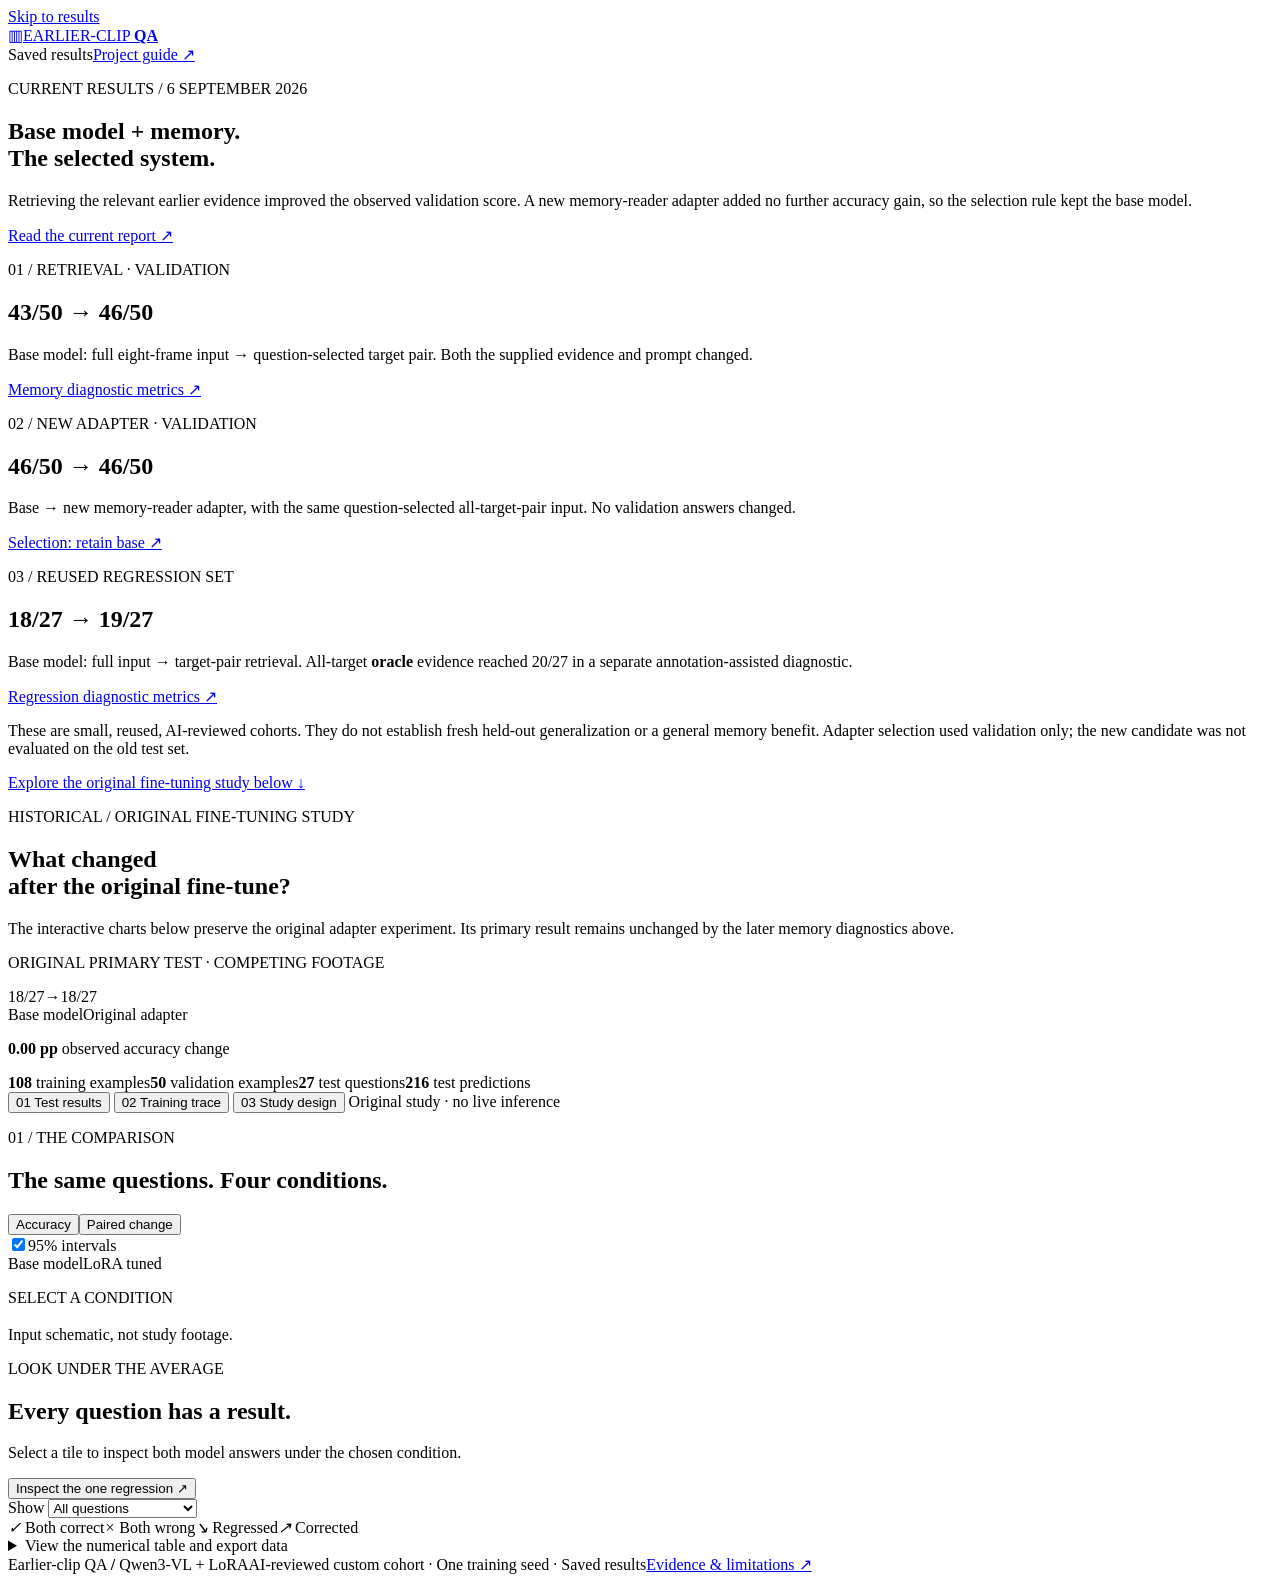
<file: explorer/page.html>
<!doctype html>
<html lang="en">
<head>
<meta charset="utf-8">
<meta name="viewport" content="width=device-width,initial-scale=1">
<meta name="description" content="Current earlier-clip QA results: memory retrieval improved reused validation accuracy; further reader fine-tuning added no accuracy gain. Explore the preserved original study below.">
<title>Earlier-clip QA · Current results &amp; original study</title>
<style>__EXPLORER_CSS__</style>
</head>
<body>
<a class="skip" href="#main">Skip to results</a>
<div class="shell">
<header class="masthead">
  <a class="brand" href="#"><span class="brand-symbol" aria-hidden="true">▥</span><span>EARLIER-CLIP <b>QA</b></span></a>
  <div class="masthead-links"><span class="saved-label"><i></i> Saved results</span><a href="../README.md">Project guide <span aria-hidden="true">↗</span></a></div>
</header>
<main id="main">
  <section class="current-overview" aria-labelledby="current-title">
    <div class="current-heading"><div><p class="eyebrow">CURRENT RESULTS / 6 SEPTEMBER 2026</p><h1 id="current-title">Base model + memory.<br>The selected system.</h1><p class="current-intro">Retrieving the relevant earlier evidence improved the observed validation score. A new memory-reader adapter added no further accuracy gain, so the selection rule kept the base model.</p></div><a class="current-report" href="../REPORT.md">Read the current report <span aria-hidden="true">↗</span></a></div>
    <div class="current-grid">
      <article class="current-card"><p class="eyebrow">01 / RETRIEVAL · VALIDATION</p><h2>43<span>/50</span> <span class="current-arrow" aria-label="to">→</span> 46<span>/50</span></h2><p>Base model: full eight-frame input → question-selected target pair. Both the supplied evidence and prompt changed.</p><a href="../results/memory/metrics.json">Memory diagnostic metrics ↗</a></article>
      <article class="current-card"><p class="eyebrow">02 / NEW ADAPTER · VALIDATION</p><h2>46<span>/50</span> <span class="current-arrow" aria-label="to">→</span> 46<span>/50</span></h2><p>Base → new memory-reader adapter, with the same question-selected all-target-pair input. No validation answers changed.</p><a href="../results/memory-reader/selection.json">Selection: retain base ↗</a></article>
      <article class="current-card"><p class="eyebrow">03 / REUSED REGRESSION SET</p><h2>18<span>/27</span> <span class="current-arrow" aria-label="to">→</span> 19<span>/27</span></h2><p>Base model: full input → target-pair retrieval. All-target <strong>oracle</strong> evidence reached 20/27 in a separate annotation-assisted diagnostic.</p><a href="../results/memory/metrics.json">Regression diagnostic metrics ↗</a></article>
    </div>
    <p class="current-caveat">These are small, reused, AI-reviewed cohorts. They do not establish fresh held-out generalization or a general memory benefit. Adapter selection used validation only; the new candidate was not evaluated on the old test set.</p>
    <a class="historical-jump" href="#original-study-title">Explore the original fine-tuning study below <span aria-hidden="true">↓</span></a>
  </section>
  <section class="hero" aria-labelledby="original-study-title">
    <div><p class="eyebrow">HISTORICAL / ORIGINAL FINE-TUNING STUDY</p><h2 id="original-study-title" class="historical-title">What changed <br>after the original fine-tune?</h2><p class="hero-copy">The interactive charts below preserve the original adapter experiment. Its primary result remains unchanged by the later memory diagnostics above.</p></div>
    <div class="primary-result"><p class="eyebrow">ORIGINAL PRIMARY TEST · COMPETING FOOTAGE</p><div class="big-result"><span>18<span class="denominator">/27</span></span><span class="result-arrow" aria-label="to">→</span><span>18<span class="denominator">/27</span></span></div><div class="result-labels"><span>Base model</span><span>Original adapter</span></div><p class="result-conclusion"><strong>0.00 pp</strong> observed accuracy change</p></div>
  </section>
  <div class="study-strip" aria-label="Original experiment scope"><span><b>108</b> training examples</span><span><b>50</b> validation examples</span><span><b>27</b> test questions</span><span><b>216</b> test predictions</span></div>
  <div class="tabbar" role="tablist" aria-label="Explore the original study">
    <button id="tab-results" role="tab" aria-selected="true" aria-controls="view-results" data-view="results">01 <span>Test results</span></button>
    <button id="tab-training" role="tab" aria-selected="false" aria-controls="view-training" tabindex="-1" data-view="training">02 <span>Training trace</span></button>
    <button id="tab-design" role="tab" aria-selected="false" aria-controls="view-design" tabindex="-1" data-view="design">03 <span>Study design</span></button>
    <span class="view-note">Original study · no live inference</span>
  </div>
  <section id="view-results" role="tabpanel" aria-labelledby="tab-results">
    <div class="section-heading"><div><p class="eyebrow">01 / THE COMPARISON</p><h2>The same questions. Four conditions.</h2></div><div class="chart-controls"><div class="mode-switch" aria-label="Chart measure"><button aria-pressed="true" data-mode="accuracy">Accuracy</button><button aria-pressed="false" data-mode="change">Paired change</button></div><label class="check"><input id="show-ci" type="checkbox" checked>95% intervals</label></div></div>
    <div class="comparison-layout">
      <div class="plot-region"><div class="chart-legend" id="comparison-legend"><span><i class="dot base"></i>Base model</span><span><i class="square tuned"></i>LoRA tuned</span></div><div id="comparison-chart" class="chart" aria-label="Accuracy comparison"></div><p class="chart-footnote" id="comparison-note"></p></div>
      <aside class="condition-panel"><p class="eyebrow">SELECT A CONDITION</p><div class="conditions" id="conditions"></div><h3 id="condition-title"></h3><p id="condition-description" class="muted"></p><div class="clip-schematic" id="clip-schematic" aria-label="Illustrative input schematic"></div><p class="tiny">Input schematic, not study footage.</p><div class="selected-summary" id="selected-summary" aria-live="polite"></div></aside>
    </div>
    <div class="question-section">
      <div class="section-heading"><div><p class="eyebrow">LOOK UNDER THE AVERAGE</p><h2>Every question has a result.</h2><p class="muted">Select a tile to inspect both model answers under the chosen condition.</p></div><button class="text-button" id="show-regression">Inspect the one regression <span aria-hidden="true">↗</span></button></div>
      <div class="question-layout"><div><div class="question-toolbar"><label>Show <select id="question-filter"><option value="all">All questions</option><option value="changed">Correctness changed</option><option value="wrong">Both models wrong</option></select></label><span id="question-count" class="tiny" aria-live="polite"></span></div><div class="question-grid" id="question-grid"></div><div class="outcome-legend"><span><i class="outcome-icon correct">✓</i> Both correct</span><span><i class="outcome-icon wrong">×</i> Both wrong</span><span><i class="outcome-icon regression">↘</i> Regressed</span><span><i class="outcome-icon improved">↗</i> Corrected</span></div></div><aside class="answer-detail" id="answer-detail" aria-live="polite"></aside></div>
      <details class="data-table"><summary>View the numerical table and export data</summary><div class="table-wrap" id="results-table"></div><button class="secondary-button" id="export-csv">Download selected condition · CSV</button></details>
    </div>
  </section>
  <section id="view-training" role="tabpanel" aria-labelledby="tab-training" hidden>
    <div class="section-heading"><div><p class="eyebrow">02 / ORIGINAL ADAPTER TRAINING</p><h2>27 recorded steps. A verified adapter.</h2><p class="muted">Raw measurements from the original completed epoch. No smoothing.</p></div><label class="metric-select">Plot <select id="training-metric"><option value="mean_loss">Batch loss</option><option value="lr_used">Learning rate used</option><option value="gradient_norm">Gradient norm</option></select></label></div>
    <div class="training-layout"><div><div id="training-chart" class="chart"></div><div class="step-control"><label for="training-step">Inspect optimizer step <output id="step-output">27 / 27</output></label><input type="range" id="training-step" min="1" max="27" value="27" step="1"></div><p class="chart-footnote">Each loss is the mean for that accumulation group, on different training examples. This trace does not establish convergence or better held-out performance.</p></div><aside class="training-detail"><p class="eyebrow">SELECTED STEP</p><h3 id="step-title"></h3><dl id="step-values"></dl><div class="training-proof"><b>The adapter changed.</b><p>All recorded losses and gradients were finite. Checkpoint hashes and save/reload checks passed.</p><span>23,592,960 trainable parameters</span></div></aside></div>
    <div class="training-summary"><div><b>108 / 108</b><span>examples processed</span></div><div><b>112.96 sec</b><span>training loop + checkpoints</span></div><div><b>11.08 GiB</b><span>peak allocated GPU memory</span></div><div><b>43 → 44 / 50</b><span>validation answers correct</span></div></div><p class="chart-footnote">Measured on an A100 80 GB. Time excludes setup, curation, model loading and evaluation. The first optimizer step used zero learning rate during warmup. A one-question validation difference is descriptive.</p>
  </section>
  <section id="view-design" role="tabpanel" aria-labelledby="tab-design" hidden>
    <div class="section-heading"><div><p class="eyebrow">03 / WHAT THIS EXPERIMENT TESTS</p><h2>Earlier evidence, later distraction.</h2><p class="muted">The model receives the prepared history in one input, with a question about an earlier clip.</p></div></div>
    <div class="design-example"><p class="eyebrow">ILLUSTRATIVE QUESTION</p><blockquote>“Which object is beside the tower in the first clip?”</blockquote><div class="design-flow"><div><span class="stage-num">1</span><h3>Keep the evidence</h3><p>Eight prepared frames and a clip map. The earlier target remains visible.</p></div><div><span class="stage-num">2</span><h3>Change a later clip</h3><p>Compare three visual inputs: original, unrelated and competing-category. Text-only removes all images.</p></div><div><span class="stage-num">3</span><h3>Compare A–D answers</h3><p>Score base and tuned models on identical condition inputs.</p></div></div><p class="tiny">Schematic example only. The result snapshot contains numerical outcomes, not videos or full question text.</p></div>
    <div class="design-columns"><section><p class="eyebrow">WHAT STAYS FIXED</p><h3>A paired comparison</h3><ul><li>Question and four answer options across all conditions; earlier target frames across the three visual conditions.</li><li>Prepared-frame geometry, clip map and shared processor.</li><li>All original model weights; only language-attention LoRA trains.</li><li>Final adapter selection before either model's test scoring.</li></ul></section><section><p class="eyebrow">WHAT THE EVIDENCE CAN SUPPORT</p><h3>A completed bounded study</h3><ul><li>Operationally successful training, checkpointing and evaluation.</li><li>No observed improvement on the primary competing condition.</li><li>AI-reviewed labels; no human-label validation claim.</li><li>This original experiment did not test persistent storage or establish population improvement.</li></ul></section></div>
    <div class="provenance-section"><div><h3>Small cohort. Visible uncertainty.</h3><p>27 questions form 10 uneven source/donor groups: 9, 8, 3 and seven singletons. Intervals use 10,000 paired cluster resamples, seed 42. Original source independence remains unverified.</p><p>When every question's correctness stays unchanged, the empirical paired-difference interval is [0, 0]. That does not establish population equivalence.</p></div><div><h3>Traceable to saved files.</h3><p>Qwen3-VL-4B-Instruct · one training epoch · one seed. All interactive charts below the current overview describe the original study, using its saved snapshot.</p><p><a href="../results/fullstudy/metrics.json">Metrics JSON ↗</a> &nbsp; <a href="../results/fullstudy/training-history.json">Training history ↗</a></p><p class="tiny">Protocol <code id="protocol-short"></code></p><a href="../PLAN.md">Full experiment contract ↗</a></div></div>
  </section>
  <footer><span>Earlier-clip QA <b> / </b> Qwen3-VL + LoRA</span><span>AI-reviewed custom cohort · One training seed · Saved results</span><a href="../PROGRESS.md">Evidence & limitations ↗</a></footer>
</main>
</div>
<noscript><p class="noscript">The overview above and <a href="../REPORT.md">current report</a> are available without JavaScript. The original study's interactive controls require it; its <a href="../results/fullstudy/report.md">historical static report</a> and <a href="../results/fullstudy/figures/test-accuracy.png">accuracy figure</a> also remain available.</p></noscript>
<script id="study-data" type="application/json">__EXPLORER_DATA__</script>
<script>__EXPLORER_JS__</script>
</body>
</html>
</file>
